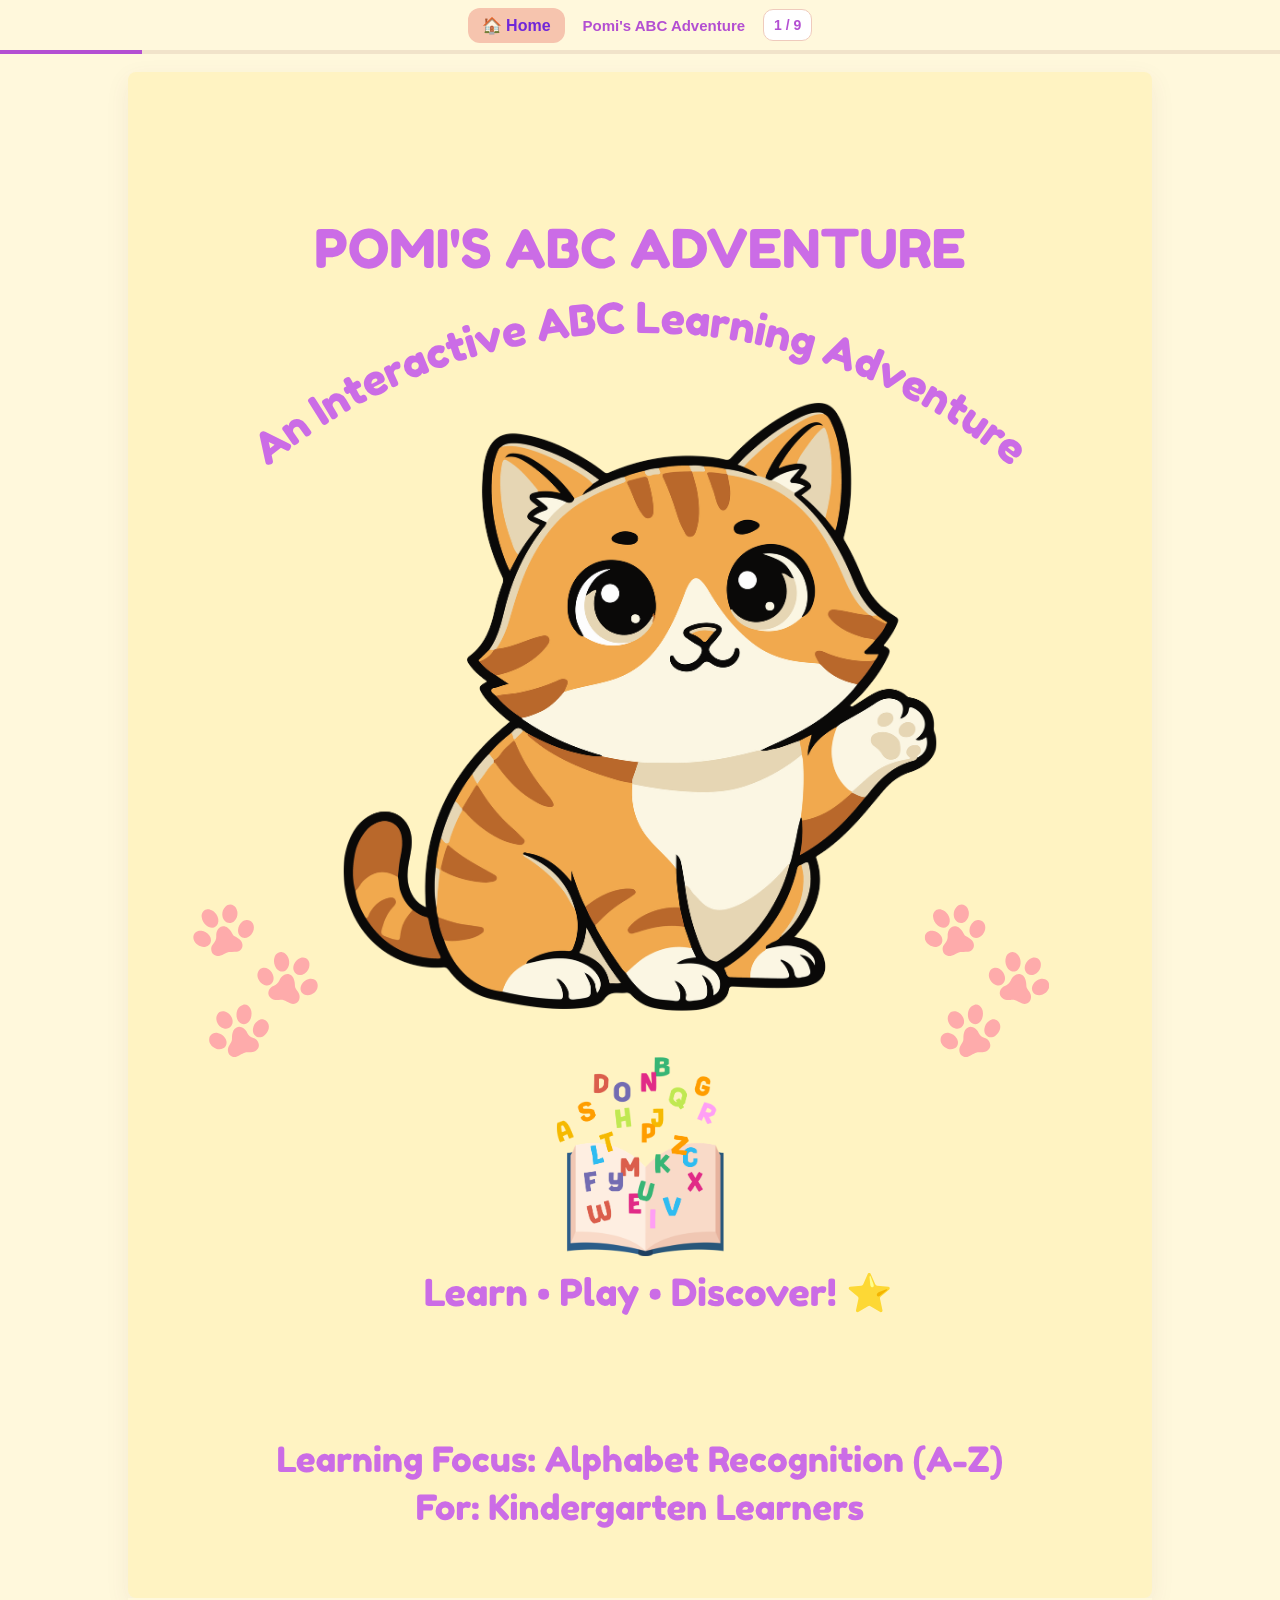
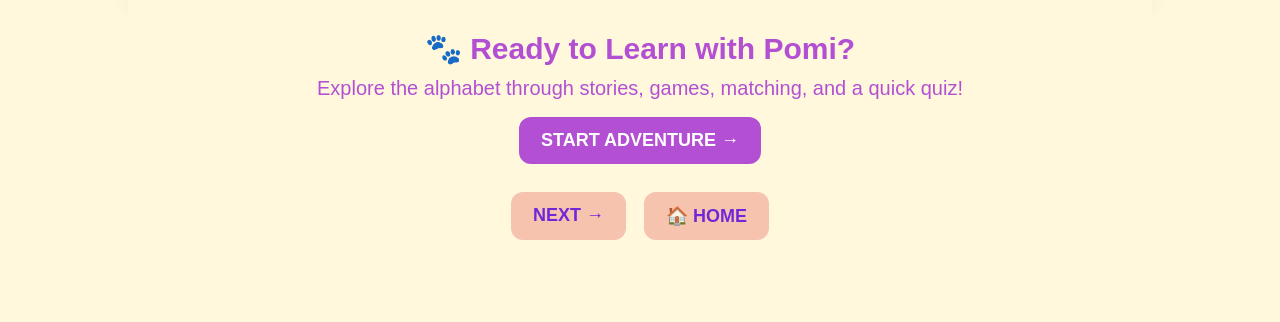
<file: index.html>
<!DOCTYPE html>
<html lang="en"><head><meta charset="UTF-8">
<meta name="viewport" content="width=device-width,initial-scale=1.0">
<title>Pomi's ABC Adventure</title><link rel="stylesheet" href="style.css"></head>
<body><main class="booklet"><img src="pomi-cover.png" alt="Pomi's ABC Adventure" class="page-image">
<section class="controls"><h2>🐾 Ready to Learn with Pomi?</h2>
<p>Explore the alphabet through stories, games, matching, and a quick quiz!</p>
<a class="navbtn" href="pomi-page-2.html">START ADVENTURE →</a><div class="footer-nav"><a class="navbtn" href="pomi-page-2.html">NEXT →</a><a class="navbtn" href="index.html">🏠 HOME</a></div></section></main>
<script></script><script src="app.js"></script></body></html>
</file>
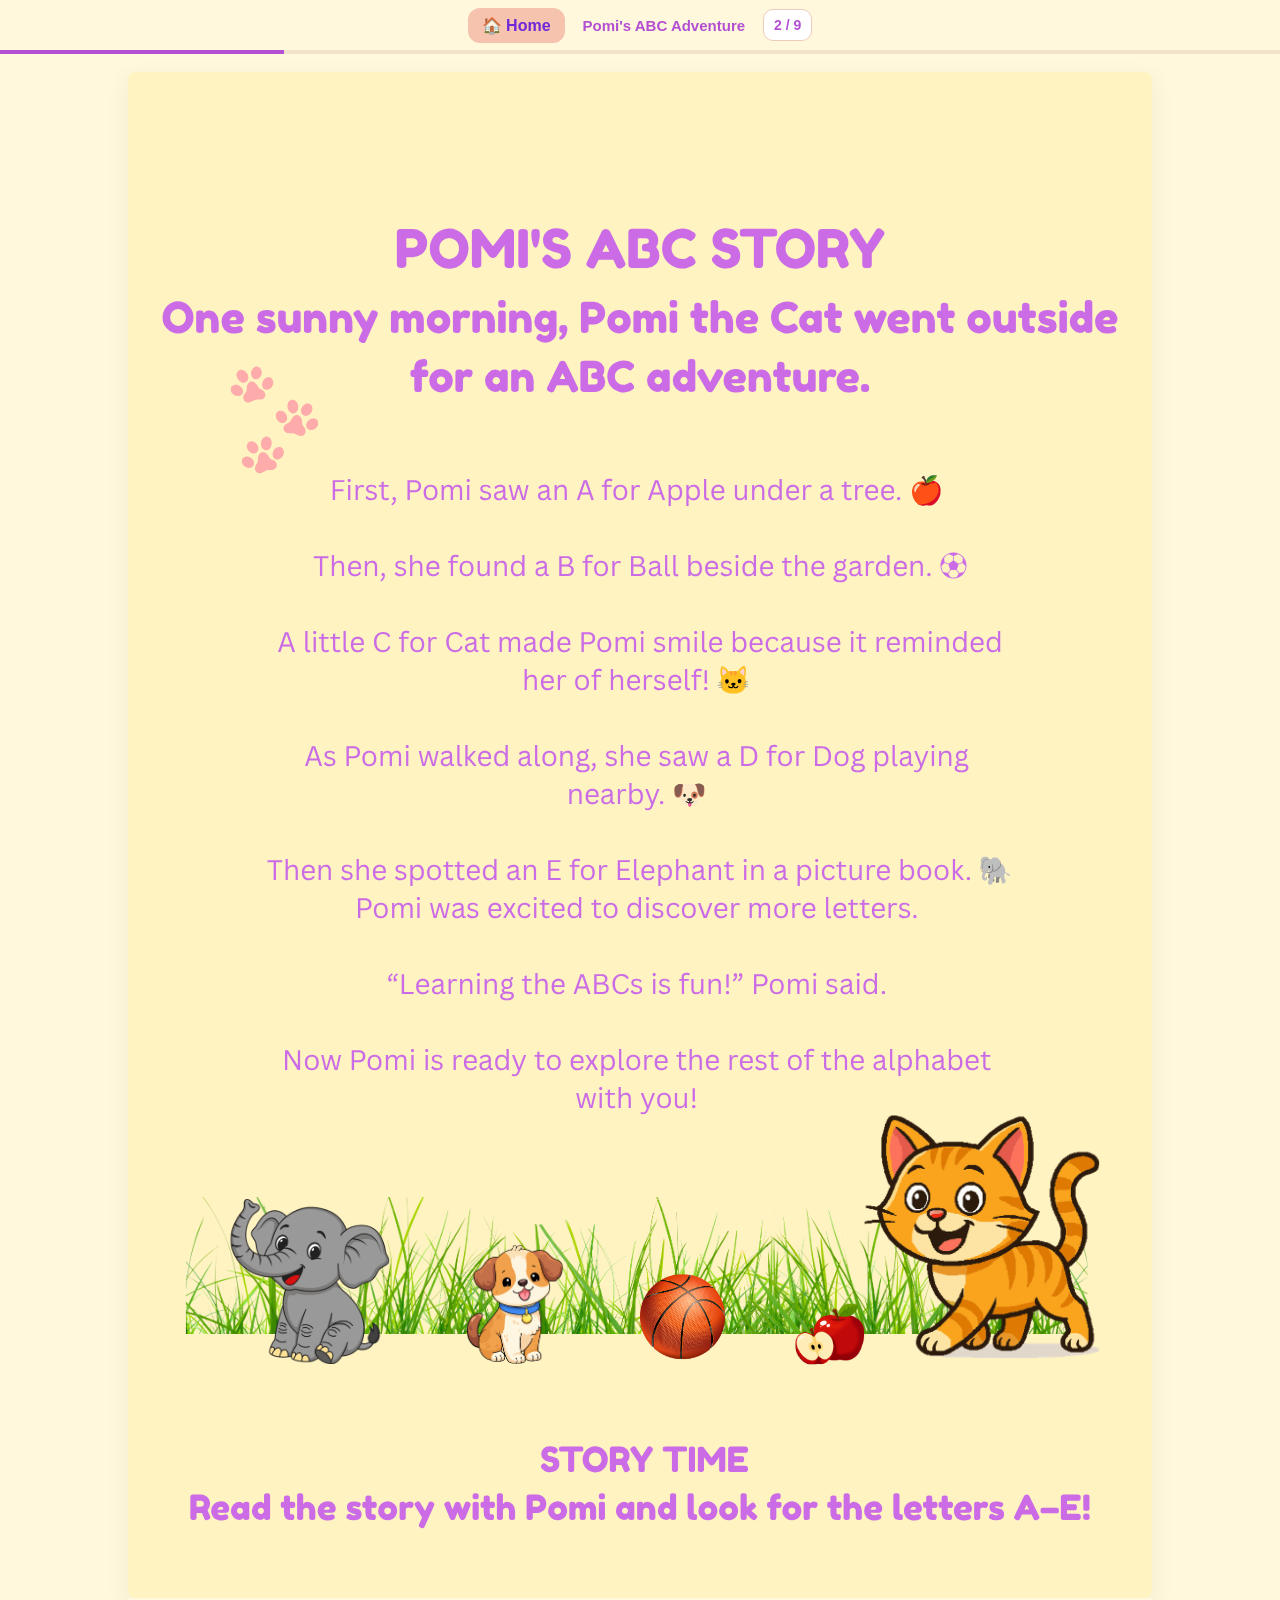
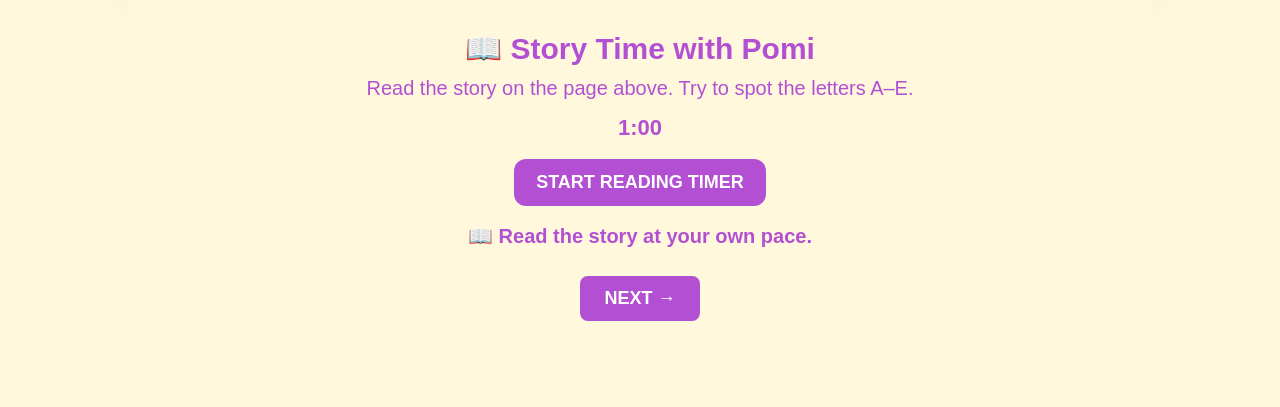
<file: pomi-page-2.html>
<!DOCTYPE html>
<html lang="en">
<head>
<meta charset="UTF-8">
<meta name="viewport" content="width=device-width, initial-scale=1.0">

<title>Story Time with Pomi</title>

<link rel="stylesheet" href="style.css">

<style>
/* =========================================
   PAGE 2 - NEXT BUTTON OVERRIDE
   ========================================= */

#page2NextButton {
  display: inline-block !important;
  visibility: visible !important;
  opacity: 1 !important;
  text-decoration: none !important;
  cursor: pointer !important;
  margin: 10px auto !important;
}

/* Keep the button easy to tap on phones */
#page2NextButton {
  padding: 12px 24px;
  border-radius: 8px;
  font-weight: bold;
}

/* Make the controls comfortable on smaller screens */
@media (max-width: 600px) {

  .controls {
    width: 92%;
    margin: 0 auto;
  }

  #page2NextButton {
    display: inline-block !important;
    padding: 13px 28px;
    font-size: 16px;
  }

}
</style>

</head>

<body>

<main class="booklet">

  <!-- ==============================
       STORY PAGE IMAGE
       ============================== -->

  <img 
    src="pomi-page-2.png"
    alt="Story Time with Pomi"
    class="page-image"
  >


  <!-- ==============================
       INTERACTIVE SECTION
       ============================== -->

  <section class="controls">

    <h2>📖 Story Time with Pomi</h2>

    <p>
      Read the story on the page above. Try to spot the letters A–E.
    </p>


    <!-- OPTIONAL 1-MINUTE TIMER -->

    <div 
      class="score" 
      id="readingTimer"
    >
      1:00
    </div>


    <button
      id="readingTimerButton"
      class="navbtn"
      type="button"
      onclick="startReadingTimer()"
    >
      START READING TIMER
    </button>


    <!-- MESSAGE -->

    <div
      class="message"
      id="readingMessage"
    >
      📖 Read the story at your own pace.
    </div>


    <!-- ==================================
         NEXT BUTTON
         ALWAYS AVAILABLE
         ================================== -->

    <a
      id="page2NextButton"
      class="navbtn"
      href="pomi-page-3.html"
      onclick="finishPage2()"
    >
      NEXT →
    </a>

  </section>

</main>


<script>

/* =========================================
   OPTIONAL READING TIMER
   ========================================= */

let timeLeft = 60;
let timerRunning = false;
let timerInterval = null;


function startReadingTimer() {

  if (timerRunning) {
    return;
  }

  timerRunning = true;

  const timer =
    document.getElementById("readingTimer");

  const button =
    document.getElementById("readingTimerButton");

  const message =
    document.getElementById("readingMessage");


  button.disabled = true;
  button.textContent = "READING...";

  message.textContent =
    "📖 Keep reading and look for the letters A–E!";


  timerInterval = setInterval(function() {

    timeLeft--;

    const minutes =
      Math.floor(timeLeft / 60);

    const seconds =
      timeLeft % 60;


    timer.textContent =
      minutes +
      ":" +
      String(seconds).padStart(2, "0");


    if (timeLeft <= 0) {

      clearInterval(timerInterval);

      timerRunning = false;

      timer.textContent = "0:00";

      button.disabled = false;

      button.textContent =
        "READING COMPLETE!";

      message.textContent =
        "🎉 Great job! You finished the reading timer!";

    }

  }, 1000);

}


/* =========================================
   PAGE 2 COMPLETION
   ========================================= */

function finishPage2() {

  /*
   * If your app.js has the completion system,
   * mark Page 2 as completed.
   */

  if (typeof markPomiDone === "function") {
    markPomiDone(2);
  }

}


/* =========================================
   EXTRA SAFETY
   Make sure NEXT stays visible even if
   another script tries to hide it.
   ========================================= */

window.addEventListener("load", function() {

  const nextButton =
    document.getElementById("page2NextButton");

  if (nextButton) {

    nextButton.style.setProperty(
      "display",
      "inline-block",
      "important"
    );

    nextButton.style.setProperty(
      "visibility",
      "visible",
      "important"
    );

    nextButton.style.setProperty(
      "opacity",
      "1",
      "important"
    );

  }

});

</script>


<script src="app.js"></script>


<script>

/*
 * Run again after app.js loads.
 * This prevents the old Page 2 logic from
 * hiding the new NEXT button.
 */

window.addEventListener("load", function() {

  const nextButton =
    document.getElementById("page2NextButton");

  if (nextButton) {

    nextButton.style.setProperty(
      "display",
      "inline-block",
      "important"
    );

    nextButton.style.setProperty(
      "visibility",
      "visible",
      "important"
    );

    nextButton.style.setProperty(
      "opacity",
      "1",
      "important"
    );

  }

});

</script>

</body>
</html>
</file>
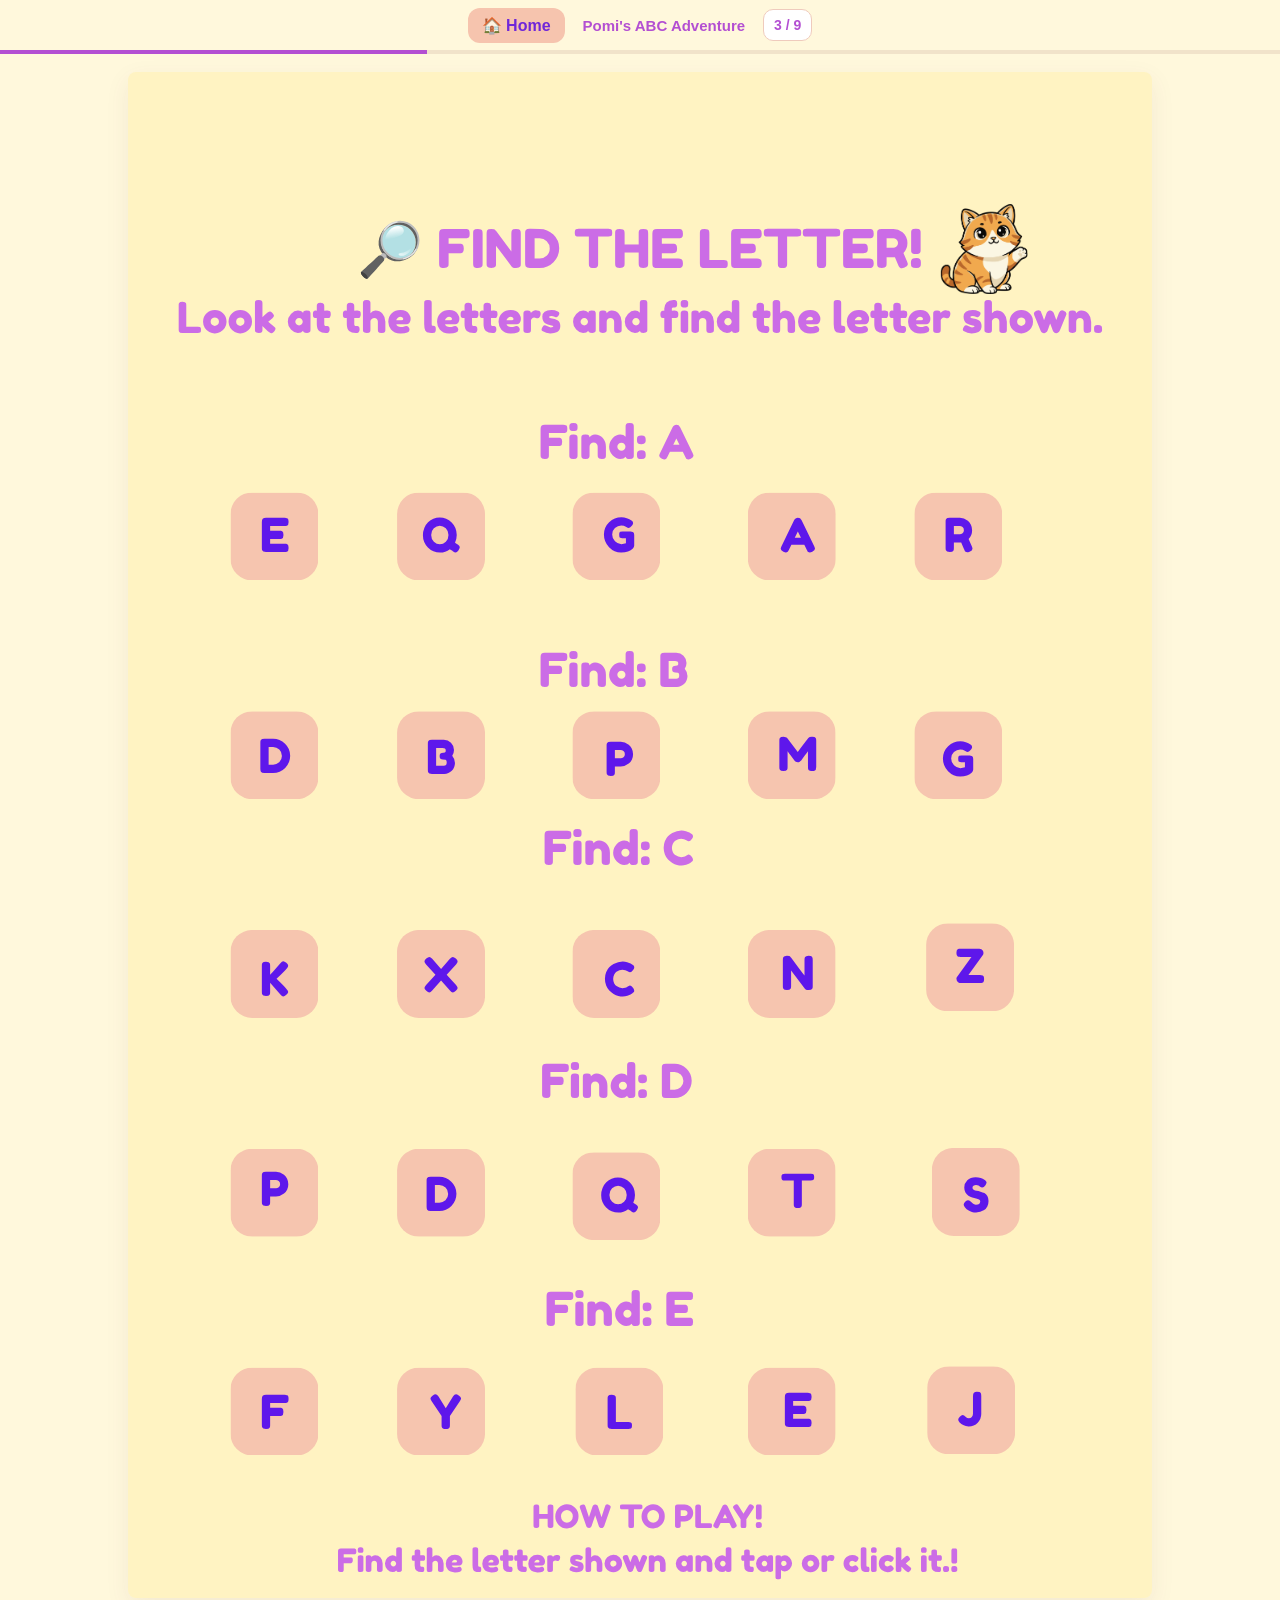
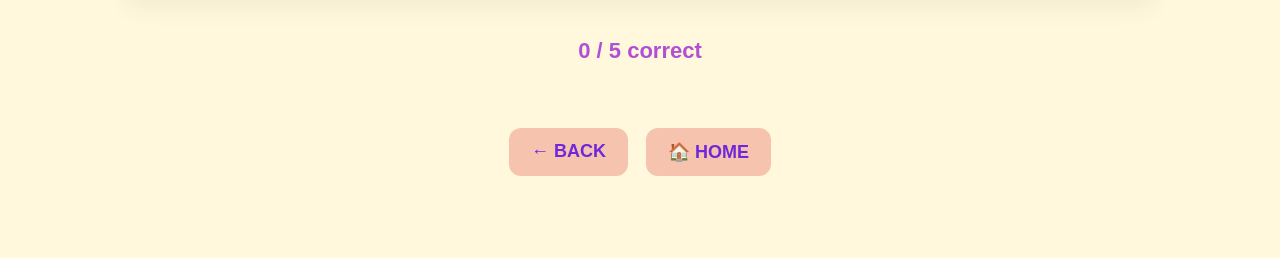
<file: pomi-page-3.html>
<!DOCTYPE html>
<html lang="en">
<head>
<meta charset="UTF-8">
<meta name="viewport" content="width=device-width, initial-scale=1.0">
<title>Find the Letter</title>
<link rel="stylesheet" href="style.css">

<style>
.interactive-page{
    position:relative;
    width:100%;
    line-height:0;
    touch-action:manipulation;
}

.interactive-page .page-image{
    width:100%;
    height:auto;
    display:block;
}

/* Invisible clickable areas */
.letter-hotspot{
    position:absolute;
    width:8.6%;
    aspect-ratio:1;
    padding:0;
    border:0;
    border-radius:18%;
    background:transparent;
    color:transparent;
    cursor:pointer;
    touch-action:manipulation;
    -webkit-tap-highlight-color:transparent;
}

.letter-hotspot:hover{
    box-shadow:0 0 0 4px rgba(174,79,230,.28);
}

.letter-hotspot.correct{
    box-shadow:0 0 0 6px rgba(55,190,90,.85);
    background:rgba(55,190,90,.16);
}

.letter-hotspot.wrong{
    box-shadow:0 0 0 5px rgba(240,70,70,.8);
    background:rgba(240,70,70,.12);
    animation:shake .22s linear 2;
}

.letter-hotspot:disabled{
    cursor:default;
}

@keyframes shake{
    0%,100%{
        transform:translateX(0);
    }
    25%{
        transform:translateX(-4px);
    }
    75%{
        transform:translateX(4px);
    }
}

/* Row positions */
.find-a{top:27.2%;}
.find-b{top:41.7%;}
.find-c{top:55.9%;}
.find-d{top:70.2%;}
.find-e{top:84.4%;}

/* Column positions */
.p1{left:10%;}
.p2{left:26.7%;}
.p3{left:43.5%;}
.p4{left:60.2%;}
.p5{left:77%;}
</style>
</head>

<body>

<main class="booklet">

<div class="interactive-page">

<img 
    src="pomi-page-3.png" 
    alt="Find the Letter" 
    class="page-image"
>

<!-- =========================
     FIND A: E Q G A R
     Correct answer: A
========================= -->

<button 
    class="letter-hotspot find-a p1"
    data-target="A"
    data-letter="E"
    aria-label="E"
    onclick="pick(this)">
</button>

<button 
    class="letter-hotspot find-a p2"
    data-target="A"
    data-letter="Q"
    aria-label="Q"
    onclick="pick(this)">
</button>

<button 
    class="letter-hotspot find-a p3"
    data-target="A"
    data-letter="G"
    aria-label="G"
    onclick="pick(this)">
</button>

<button 
    class="letter-hotspot find-a p4"
    data-target="A"
    data-letter="A"
    aria-label="A"
    onclick="pick(this)">
</button>

<button 
    class="letter-hotspot find-a p5"
    data-target="A"
    data-letter="R"
    aria-label="R"
    onclick="pick(this)">
</button>


<!-- =========================
     FIND B: D B P M G
     Correct answer: B
========================= -->

<button 
    class="letter-hotspot find-b p1"
    data-target="B"
    data-letter="D"
    aria-label="D"
    onclick="pick(this)">
</button>

<button 
    class="letter-hotspot find-b p2"
    data-target="B"
    data-letter="B"
    aria-label="B"
    onclick="pick(this)">
</button>

<button 
    class="letter-hotspot find-b p3"
    data-target="B"
    data-letter="P"
    aria-label="P"
    onclick="pick(this)">
</button>

<button 
    class="letter-hotspot find-b p4"
    data-target="B"
    data-letter="M"
    aria-label="M"
    onclick="pick(this)">
</button>

<button 
    class="letter-hotspot find-b p5"
    data-target="B"
    data-letter="G"
    aria-label="G"
    onclick="pick(this)">
</button>


<!-- =========================
     FIND C: K X C N Z
     Correct answer: C
========================= -->

<button 
    class="letter-hotspot find-c p1"
    data-target="C"
    data-letter="K"
    aria-label="K"
    onclick="pick(this)">
</button>

<button 
    class="letter-hotspot find-c p2"
    data-target="C"
    data-letter="X"
    aria-label="X"
    onclick="pick(this)">
</button>

<button 
    class="letter-hotspot find-c p3"
    data-target="C"
    data-letter="C"
    aria-label="C"
    onclick="pick(this)">
</button>

<button 
    class="letter-hotspot find-c p4"
    data-target="C"
    data-letter="N"
    aria-label="N"
    onclick="pick(this)">
</button>

<button 
    class="letter-hotspot find-c p5"
    data-target="C"
    data-letter="Z"
    aria-label="Z"
    onclick="pick(this)">
</button>


<!-- =========================
     FIND D: P D Q T S
     Correct answer: D
========================= -->

<button 
    class="letter-hotspot find-d p1"
    data-target="D"
    data-letter="P"
    aria-label="P"
    onclick="pick(this)">
</button>

<button 
    class="letter-hotspot find-d p2"
    data-target="D"
    data-letter="D"
    aria-label="D"
    onclick="pick(this)">
</button>

<button 
    class="letter-hotspot find-d p3"
    data-target="D"
    data-letter="Q"
    aria-label="Q"
    onclick="pick(this)">
</button>

<button 
    class="letter-hotspot find-d p4"
    data-target="D"
    data-letter="T"
    aria-label="T"
    onclick="pick(this)">
</button>

<button 
    class="letter-hotspot find-d p5"
    data-target="D"
    data-letter="S"
    aria-label="S"
    onclick="pick(this)">
</button>


<!-- =========================
     FIND E: F Y L E J
     Correct answer: E
========================= -->

<button 
    class="letter-hotspot find-e p1"
    data-target="E"
    data-letter="F"
    aria-label="F"
    onclick="pick(this)">
</button>

<button 
    class="letter-hotspot find-e p2"
    data-target="E"
    data-letter="Y"
    aria-label="Y"
    onclick="pick(this)">
</button>

<button 
    class="letter-hotspot find-e p3"
    data-target="E"
    data-letter="L"
    aria-label="L"
    onclick="pick(this)">
</button>

<button 
    class="letter-hotspot find-e p4"
    data-target="E"
    data-letter="E"
    aria-label="E"
    onclick="pick(this)">
</button>

<button 
    class="letter-hotspot find-e p5"
    data-target="E"
    data-letter="J"
    aria-label="J"
    onclick="pick(this)">
</button>

</div>


<!-- =========================
     SCORE AND CONTROLS
========================= -->

<section class="controls">

<div class="score" id="score">
    0 / 5 correct
</div>

<div class="message" id="message"></div>


<!-- ONE NEXT BUTTON ONLY -->
<a 
    id="next" 
    class="navbtn next" 
    href="pomi-page-4.html"
    style="display:none;">
    NEXT →
</a>


<!-- BACK AND HOME ONLY -->
<div class="footer-nav">

<a 
    class="navbtn" 
    href="pomi-page-2.html">
    ← BACK
</a>

<a 
    class="navbtn" 
    href="index.html">
    🏠 HOME
</a>

</div>

</section>

</main>


<!-- =========================
     GAME JAVASCRIPT
========================= -->

<script>

let found = 0;

function pick(button){

    /* Prevent clicking an already-correct answer */
    if(button.disabled){
        return;
    }

    /* Check the selected letter */
    if(button.dataset.letter === button.dataset.target){

        /* Correct answer */
        button.classList.add('correct');
        button.disabled = true;

        found++;

        /* Update score */
        document.getElementById('score').textContent =
            found + ' / 5 correct';

        /* Show success message */
        document.getElementById('message').textContent =
            '🎉 Correct! Great job!';

        /* When all five are completed */
        if(found === 5){

            markPomiDone(3);

            document.getElementById('message').textContent =
                '🎉 Excellent! You found all five letters!';

            /* Show the ONE NEXT button */
            document.getElementById('next').style.display =
                'inline-block';
        }

    }else{

        /* Wrong answer */
        button.classList.add('wrong');

        document.getElementById('message').textContent =
            '😊 Try again! Find the matching letter.';

        setTimeout(function(){
            button.classList.remove('wrong');
        },450);
    }
}

</script>

<script src="app.js"></script>

</body>
</html>
</file>
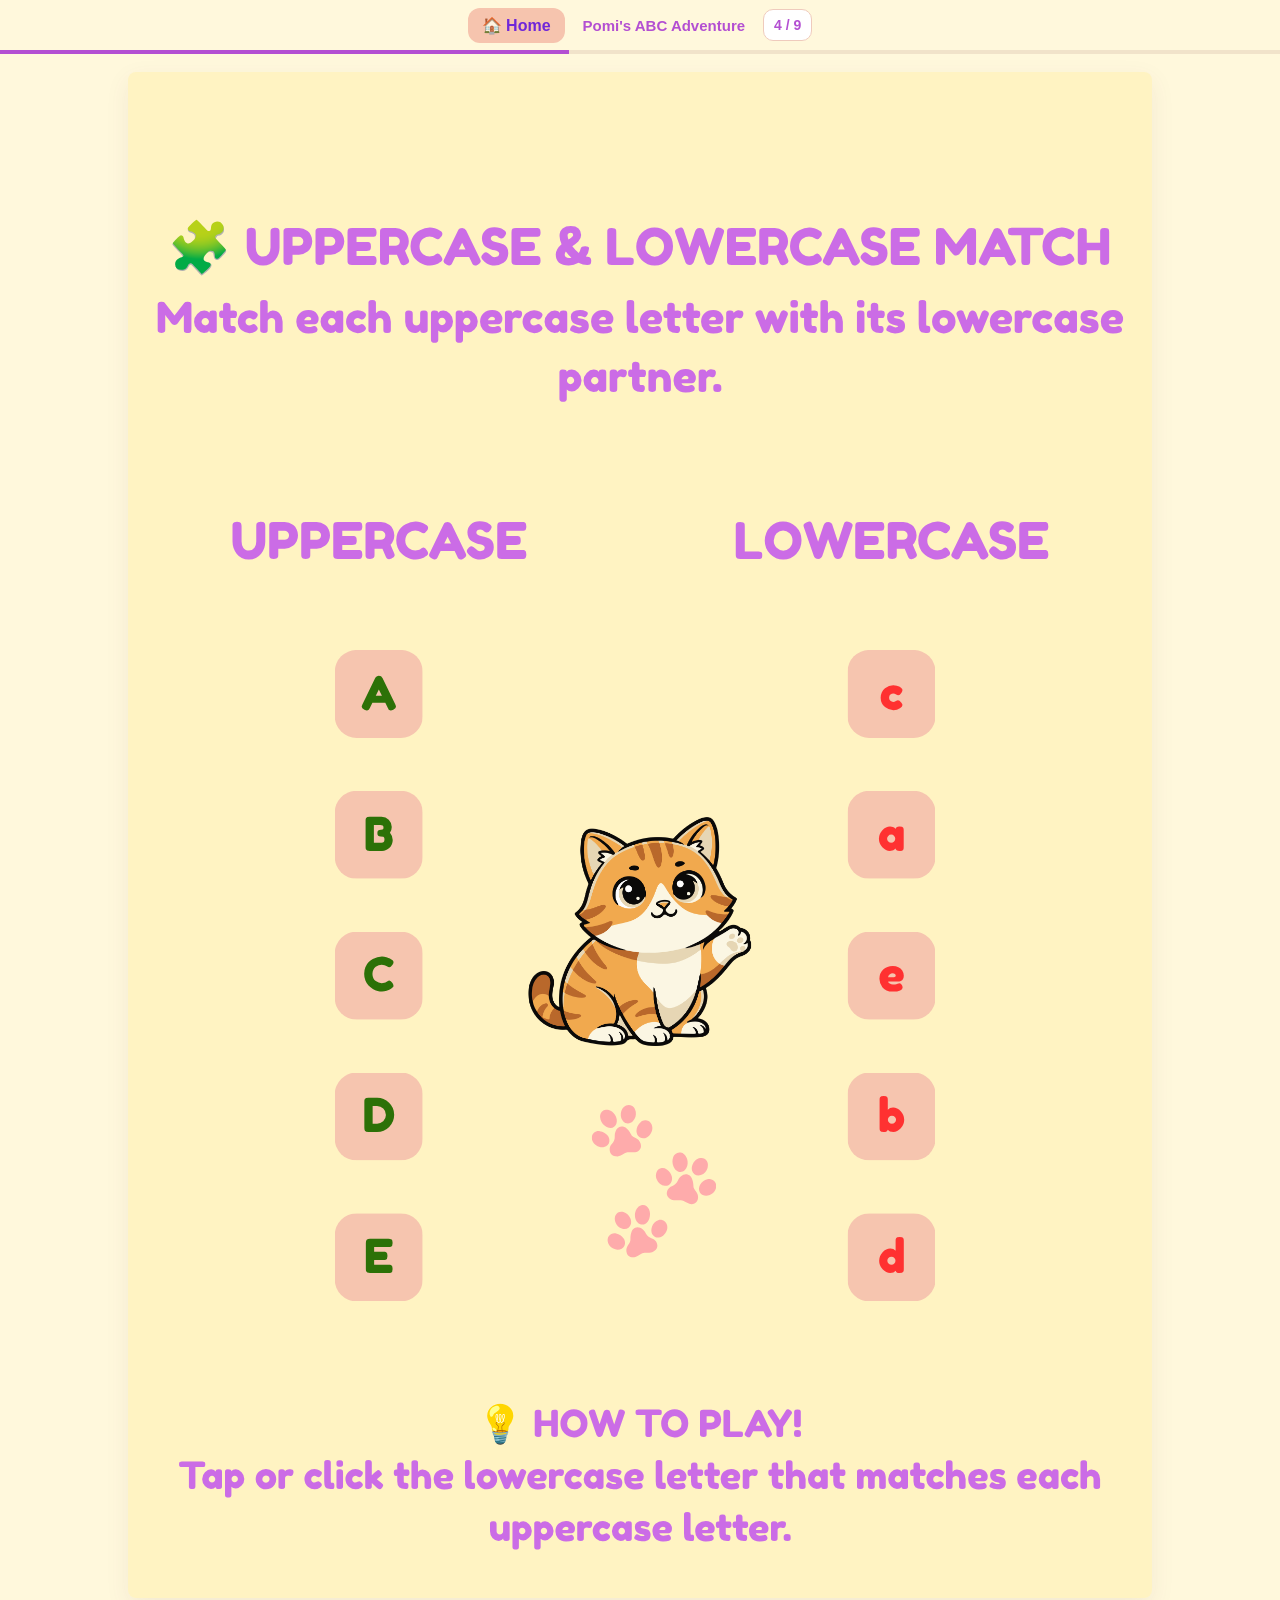
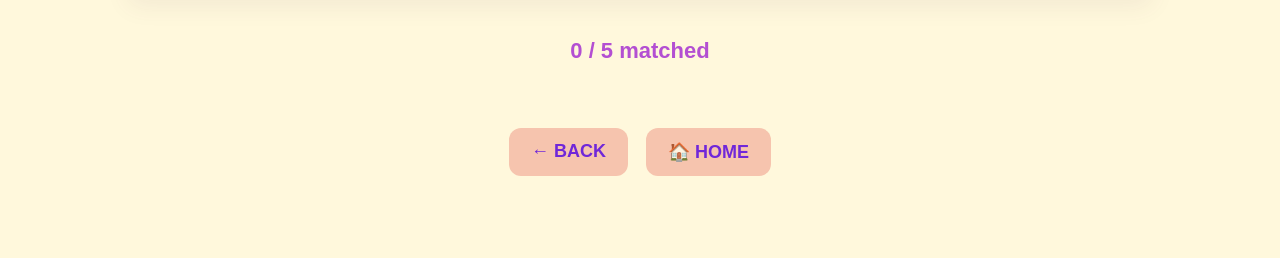
<file: pomi-page-4.html>
<!DOCTYPE html>
<html lang="en">
<head>
<meta charset="UTF-8">
<meta name="viewport" content="width=device-width, initial-scale=1.0">
<title>Uppercase and Lowercase Match</title>
<link rel="stylesheet" href="style.css">

<style>
.interactive-page{
  position:relative;
  width:100%;
  line-height:0;
  touch-action:manipulation;
}

.interactive-page .page-image{
  width:100%;
  height:auto;
  display:block;
}

/* Clickable letter areas */
.match-hotspot{
  position:absolute;
  width:8.6%;
  aspect-ratio:1;
  padding:0;
  border:0;
  border-radius:18%;
  background:transparent;
  color:transparent;
  cursor:pointer;
  touch-action:manipulation;
  -webkit-tap-highlight-color:transparent;
}

/* Optional hover effect */
.match-hotspot:hover{
  box-shadow:0 0 0 4px rgba(174,79,230,.28);
}

/* Selected uppercase letter */
.match-hotspot.selected{
  box-shadow:0 0 0 5px rgba(174,79,230,.75);
  background:rgba(174,79,230,.12);
}

/* Correct match */
.match-hotspot.correct{
  box-shadow:0 0 0 6px rgba(55,190,90,.85);
  background:rgba(55,190,90,.16);
}

/* Wrong answer */
.match-hotspot.wrong{
  box-shadow:0 0 0 5px rgba(240,70,70,.8);
  background:rgba(240,70,70,.12);
  animation:shake .22s linear 2;
}

.match-hotspot:disabled{
  cursor:default;
}

@keyframes shake{
  0%,100%{transform:translateX(0)}
  25%{transform:translateX(-4px)}
  75%{transform:translateX(4px)}
}

/* Uppercase positions */
.upper-a{top:37.7%;left:20.4%}
.upper-b{top:47.0%;left:20.4%}
.upper-c{top:56.0%;left:20.4%}
.upper-d{top:65.2%;left:20.4%}
.upper-e{top:74.3%;left:20.4%}

/* Lowercase positions */
.lower-c{top:37.7%;left:70.5%}
.lower-a{top:47.0%;left:70.5%}
.lower-e{top:56.0%;left:70.5%}
.lower-b{top:65.2%;left:70.5%}
.lower-d{top:74.3%;left:70.5%}
</style>
</head>

<body>

<main class="booklet">

<div class="interactive-page">

<img
  src="pomi-page-4.png"
  alt="Uppercase and Lowercase Match"
  class="page-image"
>

<!-- =========================
     UPPERCASE LETTERS
========================= -->

<button
  class="match-hotspot upper-a"
  data-letter="A"
  aria-label="Uppercase A"
  onclick="chooseUpper(this)">
</button>

<button
  class="match-hotspot upper-b"
  data-letter="B"
  aria-label="Uppercase B"
  onclick="chooseUpper(this)">
</button>

<button
  class="match-hotspot upper-c"
  data-letter="C"
  aria-label="Uppercase C"
  onclick="chooseUpper(this)">
</button>

<button
  class="match-hotspot upper-d"
  data-letter="D"
  aria-label="Uppercase D"
  onclick="chooseUpper(this)">
</button>

<button
  class="match-hotspot upper-e"
  data-letter="E"
  aria-label="Uppercase E"
  onclick="chooseUpper(this)">
</button>


<!-- =========================
     LOWERCASE LETTERS
========================= -->

<button
  class="match-hotspot lower-c"
  data-letter="c"
  aria-label="Lowercase c"
  onclick="chooseLower(this)">
</button>

<button
  class="match-hotspot lower-a"
  data-letter="a"
  aria-label="Lowercase a"
  onclick="chooseLower(this)">
</button>

<button
  class="match-hotspot lower-e"
  data-letter="e"
  aria-label="Lowercase e"
  onclick="chooseLower(this)">
</button>

<button
  class="match-hotspot lower-b"
  data-letter="b"
  aria-label="Lowercase b"
  onclick="chooseLower(this)">
</button>

<button
  class="match-hotspot lower-d"
  data-letter="d"
  aria-label="Lowercase d"
  onclick="chooseLower(this)">
</button>

</div>


<!-- =========================
     SCORE AND CONTROLS
========================= -->

<section class="controls">

<div class="score" id="score">
0 / 5 matched
</div>

<div class="message" id="message"></div>


<!--
     ONE NEXT BUTTON ONLY
     It appears after all five matches
-->

<a
  id="next"
  class="navbtn next"
  href="pomi-page-5.html"
>
NEXT →
</a>


<!-- =========================
     BOTTOM NAVIGATION
========================= -->

<div class="footer-nav">

<a
  class="navbtn"
  href="pomi-page-3.html"
>
← BACK
</a>

<a
  class="navbtn"
  href="index.html"
>
🏠 HOME
</a>

</div>

</section>

</main>


<!-- =========================
     GAME JAVASCRIPT
========================= -->

<script>

let selected = null;
let matched = 0;


/* =========================
   SELECT UPPERCASE LETTER
========================= */

function chooseUpper(button){

  if(button.classList.contains('correct')){
    return;
  }

  /* Remove previous selection */
  document
    .querySelectorAll('.match-hotspot')
    .forEach(function(item){
      item.classList.remove('selected');
    });

  selected = button;

  button.classList.add('selected');

  document.getElementById('message').textContent =
    'Now find its lowercase partner. 😊';
}


/* =========================
   SELECT LOWERCASE LETTER
========================= */

function chooseLower(button){

  /* If no uppercase letter was selected */
  if(!selected){

    document.getElementById('message').textContent =
      '👆 First tap an uppercase letter.';

    return;
  }

  /* Don't allow already matched letters */
  if(button.classList.contains('correct')){
    return;
  }


  const upperLetter = selected.dataset.letter;
  const lowerLetter = button.dataset.letter;


  /* =========================
     CORRECT MATCH
  ========================= */

  if(lowerLetter === upperLetter.toLowerCase()){

    selected.classList.remove('selected');
    selected.classList.add('correct');

    button.classList.add('correct');

    selected.disabled = true;
    button.disabled = true;

    matched++;


    /* Update score */

    document.getElementById('score').textContent =
      matched + ' / 5 matched';


    document.getElementById('message').textContent =
      '🎉 Great job! That is a match!';


    selected = null;


    /* =========================
       ALL FIVE MATCHES COMPLETE
    ========================= */

    if(matched === 5){

      markPomiDone(4);

      document.getElementById('message').textContent =
        '🎉 Perfect! You matched all five letters!';


      /*
         Show the ONE NEXT button
         after completing the activity.
      */

      document.getElementById('next').style.display =
        'inline-block';
    }

  }


  /* =========================
     WRONG MATCH
  ========================= */

  else{

    button.classList.add('wrong');

    document.getElementById('message').textContent =
      '😊 Not a match. Try again!';

    setTimeout(function(){

      button.classList.remove('wrong');

    },450);
  }
}

</script>


<script src="app.js"></script>

</body>
</html>
</file>
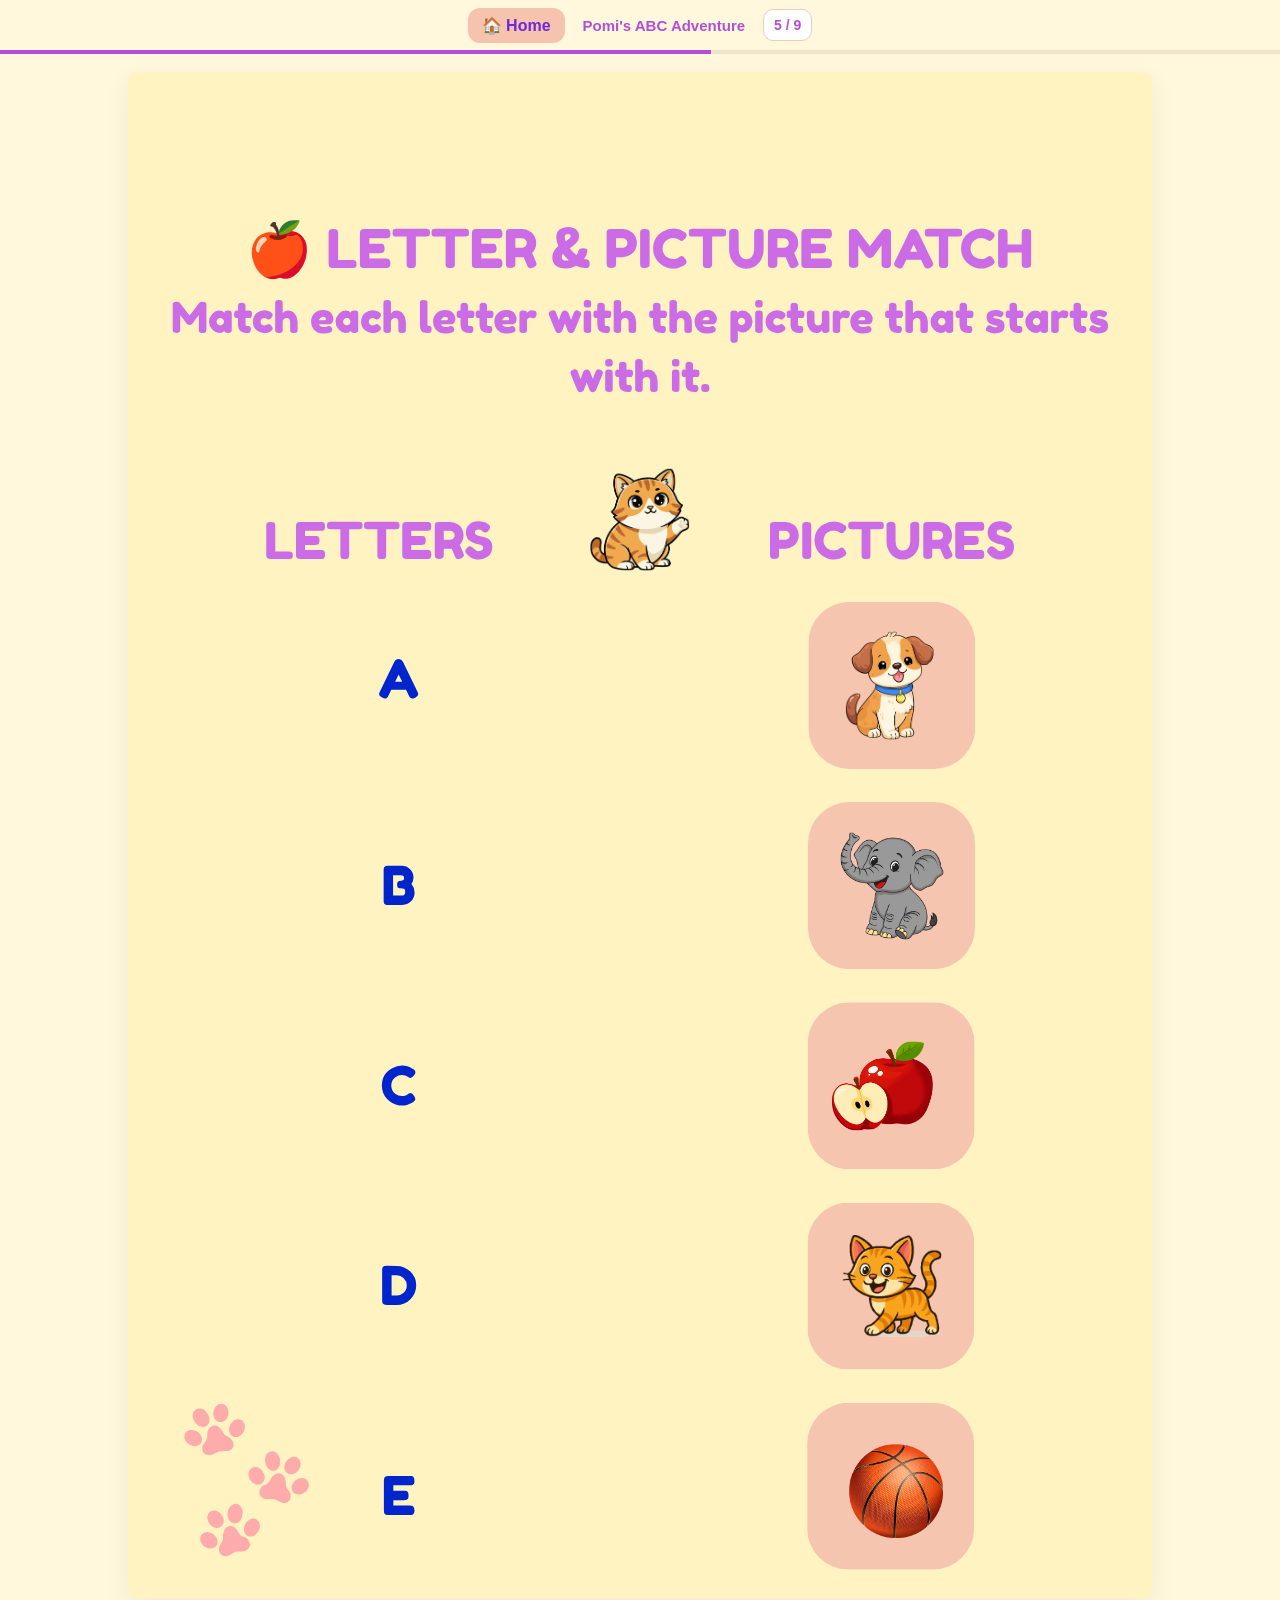
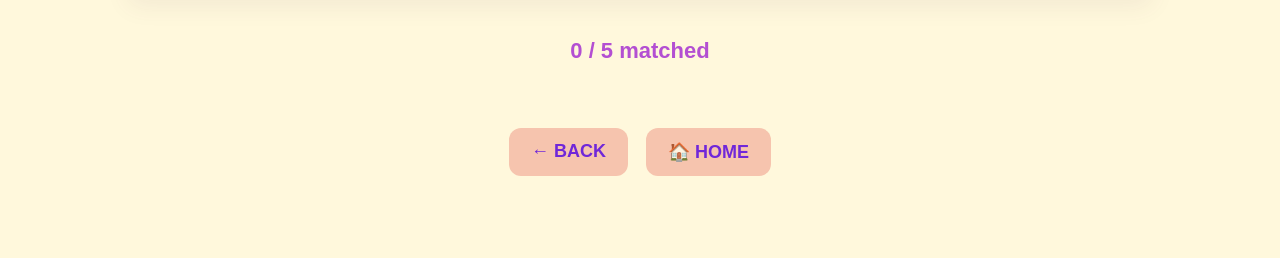
<file: pomi-page-5.html>
<!DOCTYPE html>
<html lang="en">
<head>
<meta charset="UTF-8">
<meta name="viewport" content="width=device-width, initial-scale=1.0">
<title>Letter and Picture Match</title>
<link rel="stylesheet" href="style.css">

<style>
.interactive-page{
  position:relative;
  width:100%;
  line-height:0;
  touch-action:manipulation;
}

.interactive-page .page-image{
  width:100%;
  height:auto;
  display:block;
}

/* Invisible clickable areas */
.match-hotspot{
  position:absolute;
  width:10%;
  aspect-ratio:1;
  padding:0;
  border:0;
  border-radius:18%;
  background:transparent;
  color:transparent;
  cursor:pointer;
  touch-action:manipulation;
  -webkit-tap-highlight-color:transparent;
}

/* Hover */
.match-hotspot:hover{
  box-shadow:0 0 0 4px rgba(174,79,230,.28);
}

/* Selected letter */
.match-hotspot.selected{
  box-shadow:0 0 0 5px rgba(174,79,230,.75);
  background:rgba(174,79,230,.12);
}

/* Correct */
.match-hotspot.correct{
  box-shadow:0 0 0 6px rgba(55,190,90,.85);
  background:rgba(55,190,90,.16);
}

/* Wrong */
.match-hotspot.wrong{
  box-shadow:0 0 0 5px rgba(240,70,70,.8);
  background:rgba(240,70,70,.12);
  animation:shake .22s linear 2;
}

.match-hotspot:disabled{
  cursor:default;
}

@keyframes shake{
  0%,100%{transform:translateX(0)}
  25%{transform:translateX(-4px)}
  75%{transform:translateX(4px)}
}


/* =========================
   LETTER POSITIONS
   ========================= */

.letter-a{top:37.3%;left:21.8%}
.letter-b{top:50.6%;left:21.8%}
.letter-c{top:63.6%;left:21.8%}
.letter-d{top:76.7%;left:21.8%}
.letter-e{top:89.8%;left:21.8%}


/* =========================
   PICTURE POSITIONS
   ========================= */

.picture-dog{
  top:34.6%;
  left:66.3%;
}

.picture-elephant{
  top:47.8%;
  left:66.3%;
}

.picture-apple{
  top:61.0%;
  left:66.3%;
}

.picture-cat{
  top:74.1%;
  left:66.3%;
}

.picture-ball{
  top:87.2%;
  left:66.3%;
}

</style>
</head>


<body>

<main class="booklet">

<div class="interactive-page">

<img
  src="pomi-page-5.png"
  alt="Letter and Picture Match"
  class="page-image"
>


<!-- =========================
     LETTERS
========================= -->

<button
  class="match-hotspot letter-a"
  data-letter="A"
  aria-label="Letter A"
  onclick="chooseLetter(this)">
</button>

<button
  class="match-hotspot letter-b"
  data-letter="B"
  aria-label="Letter B"
  onclick="chooseLetter(this)">
</button>

<button
  class="match-hotspot letter-c"
  data-letter="C"
  aria-label="Letter C"
  onclick="chooseLetter(this)">
</button>

<button
  class="match-hotspot letter-d"
  data-letter="D"
  aria-label="Letter D"
  onclick="chooseLetter(this)">
</button>

<button
  class="match-hotspot letter-e"
  data-letter="E"
  aria-label="Letter E"
  onclick="chooseLetter(this)">
</button>


<!-- =========================
     PICTURES
========================= -->

<!-- Dog = D -->
<button
  class="match-hotspot picture-dog"
  data-picture="D"
  aria-label="Dog"
  onclick="choosePicture(this)">
</button>

<!-- Elephant = E -->
<button
  class="match-hotspot picture-elephant"
  data-picture="E"
  aria-label="Elephant"
  onclick="choosePicture(this)">
</button>

<!-- Apple = A -->
<button
  class="match-hotspot picture-apple"
  data-picture="A"
  aria-label="Apple"
  onclick="choosePicture(this)">
</button>

<!-- Cat = C -->
<button
  class="match-hotspot picture-cat"
  data-picture="C"
  aria-label="Cat"
  onclick="choosePicture(this)">
</button>

<!-- Ball = B -->
<button
  class="match-hotspot picture-ball"
  data-picture="B"
  aria-label="Ball"
  onclick="choosePicture(this)">
</button>

</div>


<!-- =========================
     SCORE AND CONTROLS
========================= -->

<section class="controls">

<div class="score" id="score">
0 / 5 matched
</div>

<div class="message" id="message"></div>


<!--
     ONE NEXT BUTTON ONLY
     This appears after all 5
     matches are completed.
-->

<a
  id="next"
  class="navbtn next"
  href="pomi-page-6.html"
>
NEXT →
</a>


<!-- =========================
     BOTTOM NAVIGATION
========================= -->

<div class="footer-nav">

<a
  class="navbtn"
  href="pomi-page-4.html"
>
← BACK
</a>

<a
  class="navbtn"
  href="index.html"
>
🏠 HOME
</a>

</div>

</section>

</main>


<!-- =========================
     GAME JAVASCRIPT
========================= -->

<script>

let selectedLetter = null;
let matched = 0;


/* =========================
   SELECT LETTER
========================= */

function chooseLetter(button){

  if(button.classList.contains('correct')){
    return;
  }

  /* Remove previous selection */
  document
    .querySelectorAll('.match-hotspot')
    .forEach(function(item){
      item.classList.remove('selected');
    });

  selectedLetter = button;

  button.classList.add('selected');

  document.getElementById('message').textContent =
    '🐾 Now choose the picture that starts with ' +
    button.dataset.letter + '!';
}


/* =========================
   SELECT PICTURE
========================= */

function choosePicture(button){

  /* No letter selected */
  if(!selectedLetter){

    document.getElementById('message').textContent =
      '👆 First choose a letter.';

    return;
  }


  /* Already matched */
  if(button.classList.contains('correct')){
    return;
  }


  const letter =
    selectedLetter.dataset.letter;

  const picture =
    button.dataset.picture;


  /* =========================
     CORRECT ANSWER
  ========================= */

  if(letter === picture){

    selectedLetter.classList.remove('selected');

    selectedLetter.classList.add('correct');

    button.classList.add('correct');

    selectedLetter.disabled = true;
    button.disabled = true;

    matched++;

    document.getElementById('score').textContent =
      matched + ' / 5 matched';

    document.getElementById('message').textContent =
      '🎉 Great job! That is a match!';

    selectedLetter = null;


    /* =========================
       ALL 5 COMPLETED
    ========================= */

    if(matched === 5){

      markPomiDone(5);

      document.getElementById('message').textContent =
        '🎉 Amazing! You matched all five letters and pictures!';

      /* Show the ONE NEXT button */
      document.getElementById('next').style.display =
        'inline-block';
    }

  }


  /* =========================
     WRONG ANSWER
  ========================= */

  else{

    button.classList.add('wrong');

    document.getElementById('message').textContent =
      '😊 Try again! Think about the first sound of the word.';

    setTimeout(function(){

      button.classList.remove('wrong');

    },450);
  }

}

</script>

<script src="app.js"></script>

</body>
</html>
</file>
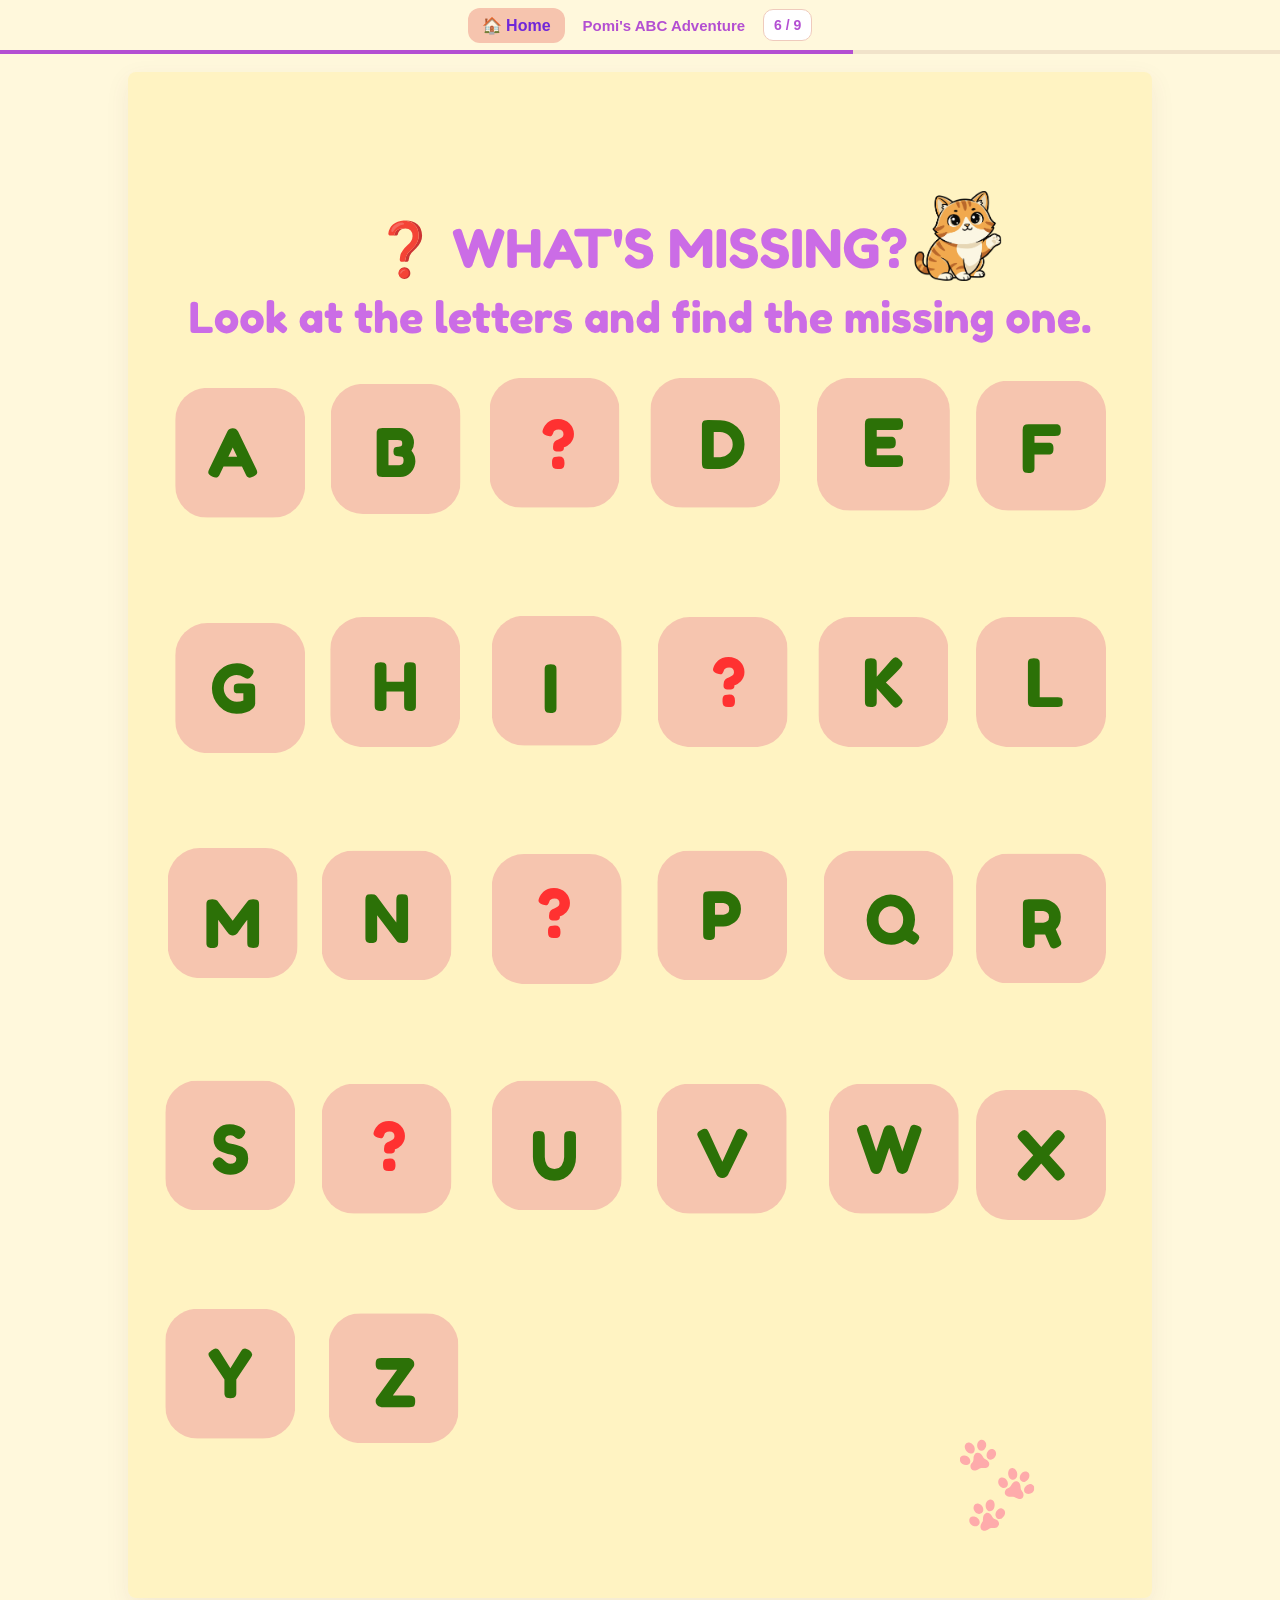
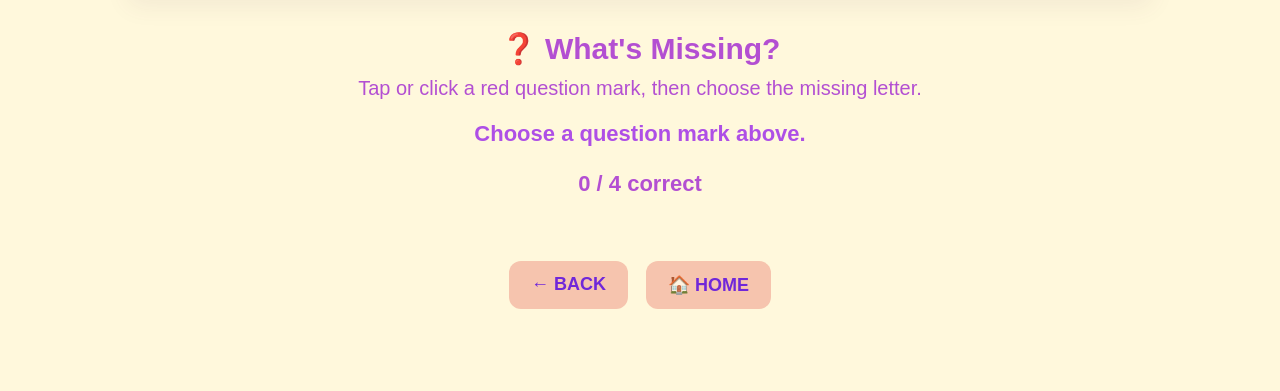
<file: pomi-page-6.html>
<!DOCTYPE html>
<html lang="en">
<head>
<meta charset="UTF-8">
<meta name="viewport" content="width=device-width, initial-scale=1.0">

<title>What's Missing?</title>

<link rel="stylesheet" href="style.css">

<style>

/* =====================================================
   PAGE 6 INTERACTIVE IMAGE
   ===================================================== */

.missing-page {
  position: relative;
  width: 100%;
  line-height: 0;
  touch-action: manipulation;
}

.missing-page .page-image {
  width: 100%;
  height: auto;
  display: block;
}


/* =====================================================
   QUESTION-MARK HOTSPOTS
   ===================================================== */

.missing-hotspot {
  position: absolute;

  width: 12.8%;
  aspect-ratio: 1 / 1;

  padding: 0;
  border: 0;
  border-radius: 18%;

  background: transparent;
  color: transparent;

  cursor: pointer;

  touch-action: manipulation;
  -webkit-tap-highlight-color: transparent;

  transition: transform 0.15s ease,
              box-shadow 0.15s ease;
}


/* Hover effect on computer */

.missing-hotspot:hover {
  box-shadow:
    0 0 0 5px rgba(174,79,230,0.30);
}


/* Press effect */

.missing-hotspot:active {
  transform: scale(0.94);
}


/* Correct answer */

.missing-hotspot.correct {
  background: rgba(55,190,90,0.18);

  box-shadow:
    0 0 0 6px rgba(55,190,90,0.85);

  color: #198b35;

  font-size: 55%;
  font-weight: bold;

  display: flex;
  align-items: center;
  justify-content: center;
}


/* Wrong answer */

.missing-hotspot.wrong {
  box-shadow:
    0 0 0 5px rgba(240,70,70,0.80);

  background: rgba(240,70,70,0.12);

  animation: shake 0.22s linear 2;
}


/* =====================================================
   POSITIONS OF THE FOUR QUESTION MARKS
   ===================================================== */

.missing-q1 {
  left: 35.2%;
  top: 19.8%;
}

.missing-q2 {
  left: 51.8%;
  top: 35.4%;
}

.missing-q3 {
  left: 35.2%;
  top: 50.9%;
}

.missing-q4 {
  left: 18.8%;
  top: 66.0%;
}


/* =====================================================
   CORRECT LETTER DISPLAY
   ===================================================== */

.answer-letter {
  position: absolute;

  width: 12.8%;
  aspect-ratio: 1 / 1;

  display: none;

  align-items: center;
  justify-content: center;

  border-radius: 18%;

  background: rgba(55,190,90,0.18);

  box-shadow:
    0 0 0 6px rgba(55,190,90,0.85);

  color: #198b35;

  font-size: 4.8vw;
  font-weight: bold;

  pointer-events: none;
}

.answer-letter.show {
  display: flex;
}


/* =====================================================
   ANSWER AREA
   ===================================================== */

#answer-area {
  text-align: center;

  margin: 18px auto;

  max-width: 700px;

  line-height: normal;
}


#question-prompt {
  min-height: 32px;

  margin-bottom: 12px;

  font-size: 22px;
  font-weight: bold;

  color: #ae4fe6;
}


/* Choice buttons */

.answer-choice {
  min-width: 70px;
  min-height: 55px;

  margin: 5px;

  padding: 10px 20px;

  border: none;
  border-radius: 16px;

  background: #f7c4ae;

  color: #5b20d9;

  font-size: 26px;
  font-weight: bold;

  cursor: pointer;

  touch-action: manipulation;

  transition:
    transform 0.15s ease,
    box-shadow 0.15s ease;
}


.answer-choice:hover {
  transform: scale(1.05);

  box-shadow:
    0 0 0 4px rgba(174,79,230,0.22);
}


.answer-choice:active {
  transform: scale(0.95);
}


/* =====================================================
   ANIMATIONS
   ===================================================== */

@keyframes shake {

  0%,100% {
    transform: translateX(0);
  }

  25% {
    transform: translateX(-5px);
  }

  75% {
    transform: translateX(5px);
  }

}


/* =====================================================
   MOBILE
   ===================================================== */

@media (max-width: 600px) {

  #question-prompt {
    font-size: 18px;
  }

  .answer-choice {
    min-width: 58px;
    min-height: 48px;

    font-size: 22px;

    padding: 8px 14px;
  }

}

</style>
</head>


<body>

<main class="booklet">


  <!-- =================================================
       ORIGINAL PAGE IMAGE
       ================================================= -->

  <div class="missing-page">

    <img
      src="pomi-page-6.png"
      alt="What's Missing?"
      class="page-image"
    >


    <!-- ===============================================
         QUESTION 1
         A B ? D E F
         Answer = C
         =============================================== -->

    <button
      class="missing-hotspot missing-q1"
      data-question="1"
      aria-label="Missing letter in A B question mark D E F"
      onclick="openQuestion(1)"
    ></button>


    <!-- ===============================================
         QUESTION 2
         G H I ? K L
         Answer = J
         =============================================== -->

    <button
      class="missing-hotspot missing-q2"
      data-question="2"
      aria-label="Missing letter in G H I question mark K L"
      onclick="openQuestion(2)"
    ></button>


    <!-- ===============================================
         QUESTION 3
         M N ? P Q R
         Answer = O
         =============================================== -->

    <button
      class="missing-hotspot missing-q3"
      data-question="3"
      aria-label="Missing letter in M N question mark P Q R"
      onclick="openQuestion(3)"
    ></button>


    <!-- ===============================================
         QUESTION 4
         S ? U V W X
         Answer = T
         =============================================== -->

    <button
      class="missing-hotspot missing-q4"
      data-question="4"
      aria-label="Missing letter in S question mark U V W X"
      onclick="openQuestion(4)"
    ></button>


    <!-- ===============================================
         CORRECT ANSWER OVERLAYS
         =============================================== -->

    <div
      id="answer1"
      class="answer-letter missing-q1"
    >
      C
    </div>

    <div
      id="answer2"
      class="answer-letter missing-q2"
    >
      J
    </div>

    <div
      id="answer3"
      class="answer-letter missing-q3"
    >
      O
    </div>

    <div
      id="answer4"
      class="answer-letter missing-q4"
    >
      T
    </div>

  </div>


  <!-- =================================================
       INTERACTION AREA
       ================================================= -->

  <section class="controls">

    <h2>❓ What's Missing?</h2>

    <p>
      Tap or click a red question mark, then choose
      the missing letter.
    </p>


    <!-- Answer choices appear here -->

    <div id="answer-area">

      <div id="question-prompt">
        Choose a question mark above.
      </div>

      <div id="choices"></div>

    </div>


    <!-- SCORE -->

    <div
      class="score"
      id="score"
    >
      0 / 4 correct
    </div>


    <!-- MESSAGE -->

    <div
      class="message"
      id="message"
    ></div>


    <!-- ONE NEXT BUTTON ONLY -->

    <a
      id="next"
      class="navbtn next"
      href="pomi-page-7.html"
      style="display:none;"
    >
      NEXT →
    </a>


    <!-- NAVIGATION -->

    <div class="footer-nav">

      <a
        class="navbtn"
        href="pomi-page-5.html"
      >
        ← BACK
      </a>

      <a
        class="navbtn"
        href="index.html"
      >
        🏠 HOME
      </a>

    </div>

  </section>

</main>


<script>

/* =====================================================
   PAGE 6 QUESTIONS
   ===================================================== */

const questions = {

  1: {
    sequence: "A  B  _  D  E  F",
    choices: ["C", "G", "H"],
    answer: "C"
  },

  2: {
    sequence: "G  H  I  _  K  L",
    choices: ["J", "M", "N"],
    answer: "J"
  },

  3: {
    sequence: "M  N  _  P  Q  R",
    choices: ["O", "S", "T"],
    answer: "O"
  },

  4: {
    sequence: "S  _  U  V  W  X",
    choices: ["T", "Y", "Z"],
    answer: "T"
  }

};


/* =====================================================
   GAME VARIABLES
   ===================================================== */

let currentQuestion = null;

let correctCount = 0;

const promptBox =
  document.getElementById("question-prompt");

const choicesBox =
  document.getElementById("choices");

const messageBox =
  document.getElementById("message");

const scoreBox =
  document.getElementById("score");

const nextButton =
  document.getElementById("next");


/* =====================================================
   OPEN A QUESTION
   ===================================================== */

function openQuestion(number) {

  const hotspot =
    document.querySelector(
      '.missing-hotspot[data-question="' + number + '"]'
    );

  if (hotspot.classList.contains("correct")) {
    return;
  }


  currentQuestion = number;

  const question =
    questions[number];


  /* Show question */

  promptBox.textContent =
    "Find the missing letter: " +
    question.sequence;


  /* Clear old choices */

  choicesBox.innerHTML = "";

  messageBox.textContent =
    "Choose an answer.";


  /* Create choices */

  question.choices.forEach(function(letter) {

    const button =
      document.createElement("button");

    button.className =
      "answer-choice";

    button.textContent =
      letter;

    button.setAttribute(
      "aria-label",
      "Choose " + letter
    );


    button.onclick =
      function() {

        checkAnswer(
          number,
          letter,
          button
        );

      };


    choicesBox.appendChild(button);

  });

}


/* =====================================================
   CHECK ANSWER
   ===================================================== */

function checkAnswer(
  number,
  selectedLetter,
  button
) {

  const question =
    questions[number];


  const hotspot =
    document.querySelector(
      '.missing-hotspot[data-question="' + number + '"]'
    );


  /* CORRECT */

  if (selectedLetter === question.answer) {

    hotspot.classList.add("correct");

    hotspot.textContent =
      question.answer;


    /* Show correct letter overlay */

    const answerOverlay =
      document.getElementById(
        "answer" + number
      );

    answerOverlay.classList.add("show");


    /* Disable hotspot */

    hotspot.disabled = true;


    /* Count */

    correctCount++;


    scoreBox.textContent =
      correctCount + " / 4 correct";


    messageBox.textContent =
      "🌟 Great job! That's correct!";


    /* Clear choices */

    choicesBox.innerHTML = "";


    promptBox.textContent =
      "Great job! Choose another red question mark.";


    /* ALL FOUR CORRECT */

    if (correctCount === 4) {

      markPomiDone(6);


      messageBox.textContent =
        "🎉 Wonderful! You found every missing letter!";


      promptBox.textContent =
        "🎉 All four missing letters are correct!";


      nextButton.style.display =
        "inline-block";

    }

  }


  /* WRONG */

  else {

    button.classList.add("wrong");

    messageBox.textContent =
      "😊 Try again! Look at the alphabet order.";


    setTimeout(function() {

      button.classList.remove("wrong");

    }, 450);

  }

}

</script>


<!-- MAIN POMI JAVASCRIPT -->

<script src="app.js"></script>

</body>
</html>
</file>
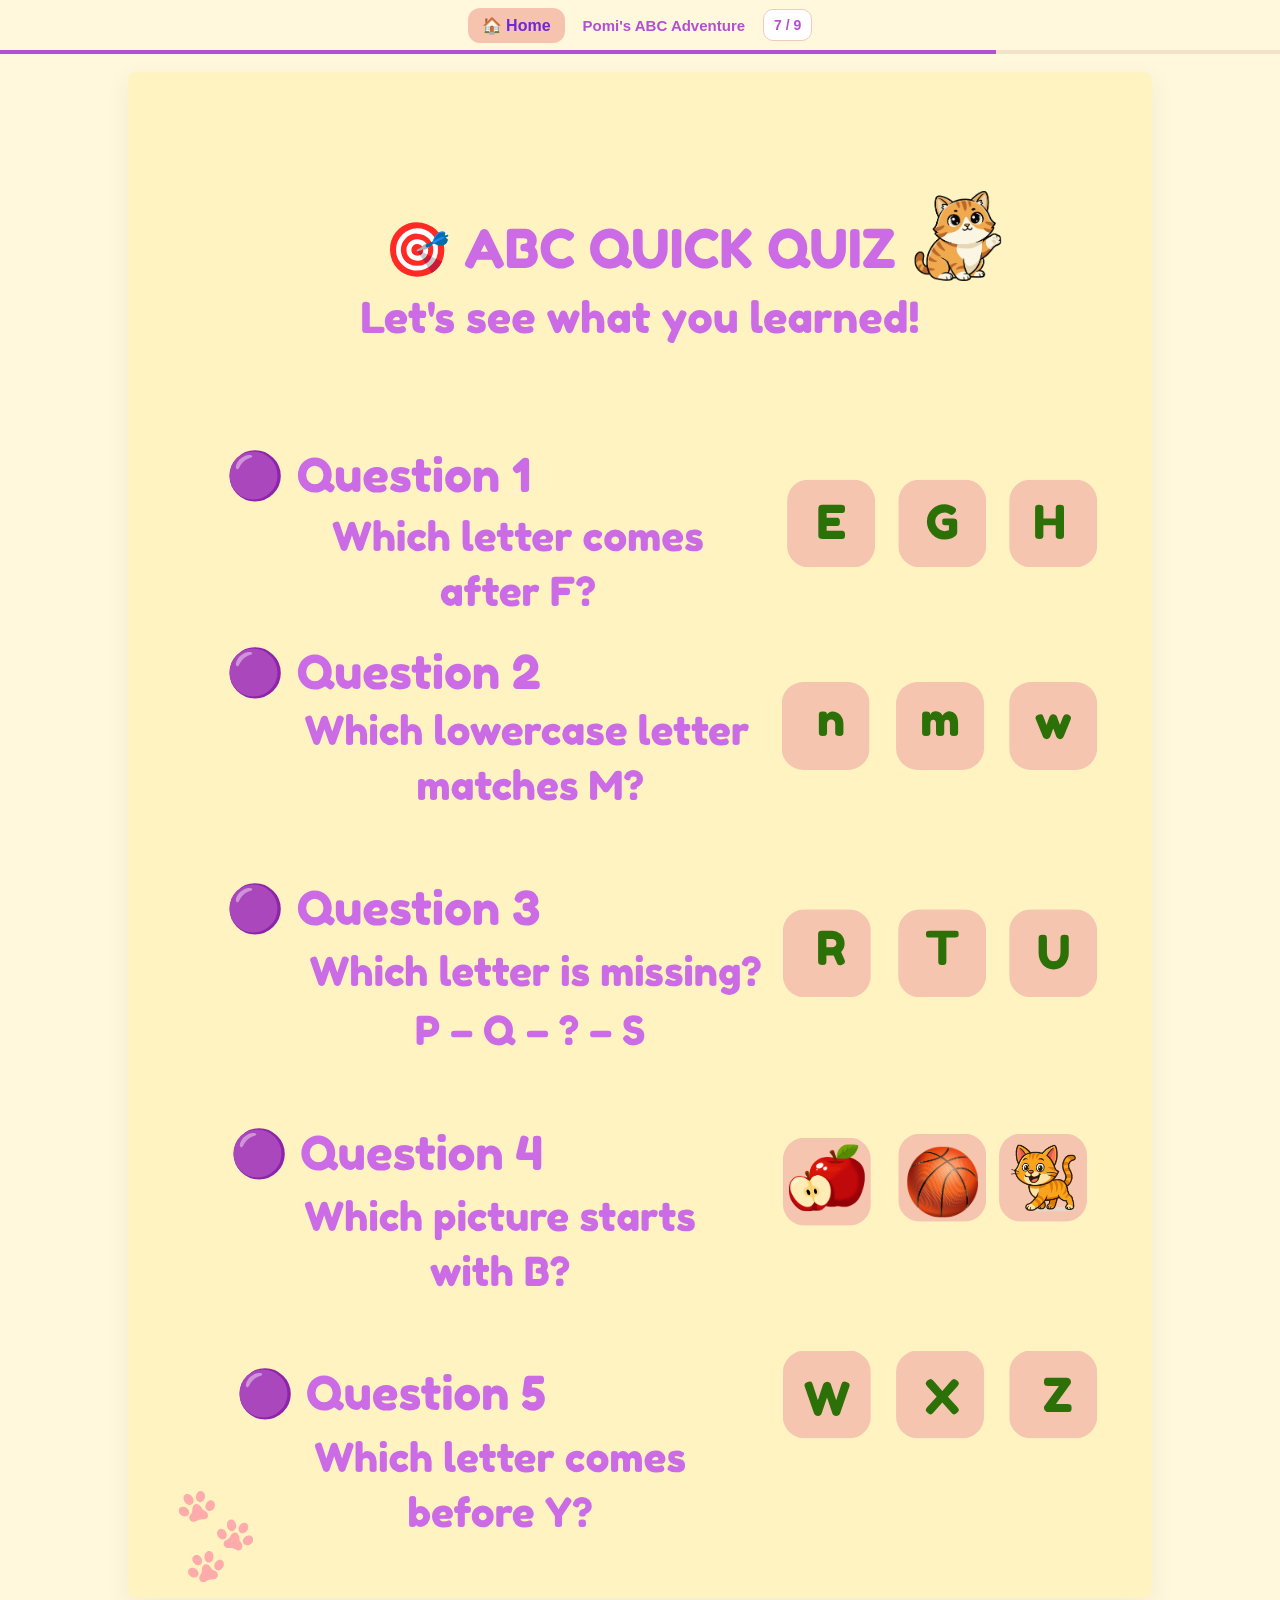
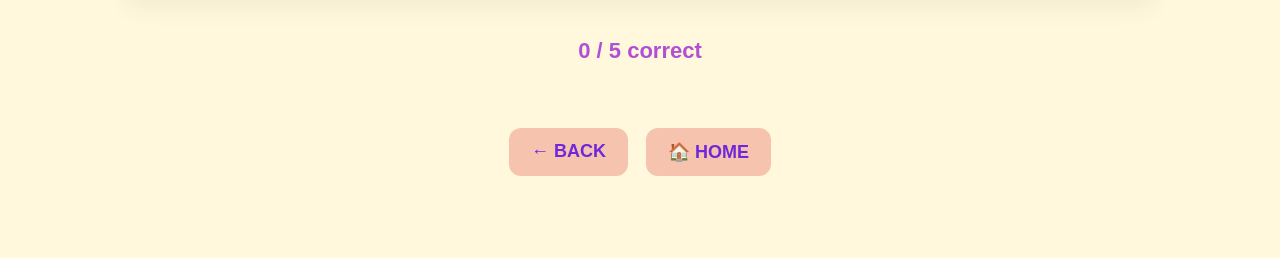
<file: pomi-page-7.html>
<!DOCTYPE html>
<html lang="en">
<head>
<meta charset="UTF-8">
<meta name="viewport" content="width=device-width, initial-scale=1.0">

<title>ABC Quick Quiz</title>

<link rel="stylesheet" href="style.css">

<style>

.interactive-page{
    position:relative;
    width:100%;
    line-height:0;
    touch-action:manipulation;
}

.interactive-page .page-image{
    width:100%;
    height:auto;
    display:block;
}

.quiz-hotspot{
    position:absolute;
    width:8.7%;
    aspect-ratio:1;
    padding:0;
    border:0;
    border-radius:20%;
    background:transparent;
    color:transparent;
    cursor:pointer;
    touch-action:manipulation;
    -webkit-tap-highlight-color:transparent;
}

.quiz-hotspot:hover{
    box-shadow:0 0 0 4px rgba(174,79,230,.30);
}

.quiz-hotspot.correct{
    box-shadow:0 0 0 6px rgba(55,190,90,.85);
    background:rgba(55,190,90,.16);
}

.quiz-hotspot.wrong{
    box-shadow:0 0 0 5px rgba(240,70,70,.80);
    background:rgba(240,70,70,.12);
    animation:shake .22s linear 2;
}

.quiz-hotspot:disabled{
    cursor:default;
}

@keyframes shake{
    0%,100%{
        transform:translateX(0);
    }

    25%{
        transform:translateX(-4px);
    }

    75%{
        transform:translateX(4px);
    }
}


/* =========================
   QUESTION POSITIONS
   ========================= */

.q1{
    top:26.5%;
}

.q2{
    top:39.7%;
}

.q3{
    top:54.7%;
}

.q4{
    top:69.3%;
}

.q5{
    top:83.3%;
}


/* =========================
   ANSWER POSITIONS
   ========================= */

.a1{
    left:64.5%;
}

.a2{
    left:75.3%;
}

.a3{
    left:86.1%;
}

</style>
</head>

<body>

<main class="booklet">

    <div class="interactive-page">

        <img
            src="pomi-page-7.png"
            alt="ABC Quick Quiz"
            class="page-image"
        >


        <!-- =========================
             QUESTION 1
             Which letter comes after F?
             E | G | H
             Correct = G
        ========================= -->

        <button
            class="quiz-hotspot q1 a1"
            data-question="1"
            data-answer="E"
            aria-label="E"
            onclick="answer(this)"
        ></button>

        <button
            class="quiz-hotspot q1 a2"
            data-question="1"
            data-answer="G"
            aria-label="G"
            onclick="answer(this)"
        ></button>

        <button
            class="quiz-hotspot q1 a3"
            data-question="1"
            data-answer="H"
            aria-label="H"
            onclick="answer(this)"
        ></button>


        <!-- =========================
             QUESTION 2
             Which lowercase letter matches M?
             n | m | w
             Correct = m
        ========================= -->

        <button
            class="quiz-hotspot q2 a1"
            data-question="2"
            data-answer="n"
            aria-label="n"
            onclick="answer(this)"
        ></button>

        <button
            class="quiz-hotspot q2 a2"
            data-question="2"
            data-answer="m"
            aria-label="m"
            onclick="answer(this)"
        ></button>

        <button
            class="quiz-hotspot q2 a3"
            data-question="2"
            data-answer="w"
            aria-label="w"
            onclick="answer(this)"
        ></button>


        <!-- =========================
             QUESTION 3
             P – Q – ? – S
             R | T | U
             Correct = R
        ========================= -->

        <button
            class="quiz-hotspot q3 a1"
            data-question="3"
            data-answer="R"
            aria-label="R"
            onclick="answer(this)"
        ></button>

        <button
            class="quiz-hotspot q3 a2"
            data-question="3"
            data-answer="T"
            aria-label="T"
            onclick="answer(this)"
        ></button>

        <button
            class="quiz-hotspot q3 a3"
            data-question="3"
            data-answer="U"
            aria-label="U"
            onclick="answer(this)"
        ></button>


        <!-- =========================
             QUESTION 4
             Which picture starts with B?
             Apple | Ball | Cat
             Correct = Ball
        ========================= -->

        <button
            class="quiz-hotspot q4 a1"
            data-question="4"
            data-answer="Apple"
            aria-label="Apple"
            onclick="answer(this)"
        ></button>

        <button
            class="quiz-hotspot q4 a2"
            data-question="4"
            data-answer="Ball"
            aria-label="Ball"
            onclick="answer(this)"
        ></button>

        <button
            class="quiz-hotspot q4 a3"
            data-question="4"
            data-answer="Cat"
            aria-label="Cat"
            onclick="answer(this)"
        ></button>


        <!-- =========================
             QUESTION 5
             Which letter comes before Y?
             W | X | Z
             Correct = X
        ========================= -->

        <button
            class="quiz-hotspot q5 a1"
            data-question="5"
            data-answer="W"
            aria-label="W"
            onclick="answer(this)"
        ></button>

        <button
            class="quiz-hotspot q5 a2"
            data-question="5"
            data-answer="X"
            aria-label="X"
            onclick="answer(this)"
        ></button>

        <button
            class="quiz-hotspot q5 a3"
            data-question="5"
            data-answer="Z"
            aria-label="Z"
            onclick="answer(this)"
        ></button>

    </div>


    <!-- =========================
         SCORE AND NAVIGATION
    ========================= -->

    <section class="controls">

        <div class="score" id="score">
            0 / 5 correct
        </div>

        <div class="message" id="message"></div>


        <!-- ONLY ONE NEXT BUTTON -->
        <!-- Appears after all 5 questions are correct -->

        <a
            id="next"
            class="navbtn next"
            href="pomi-page-8.html"
            style="display:none;"
        >
            NEXT →
        </a>


        <!-- =========================
             FOOTER NAVIGATION
             BACK + HOME ONLY
        ========================= -->

        <div class="footer-nav">

            <a
                class="navbtn"
                href="pomi-page-6.html"
            >
                ← BACK
            </a>

            <a
                class="navbtn"
                href="index.html"
            >
                🏠 HOME
            </a>

        </div>

    </section>

</main>


<!-- =========================
     GAME JAVASCRIPT
========================= -->

<script>

let score = 0;

const completed = {};


/* =========================
   CORRECT ANSWERS
========================= */

const correctAnswers = {

    1: "G",
    2: "m",
    3: "R",
    4: "Ball",
    5: "X"

};


/* =========================
   ANSWER FUNCTION
========================= */

function answer(button){

    const question = button.dataset.question;
    const selectedAnswer = button.dataset.answer;


    /* Prevent answering a completed question */
    if(completed[question]){
        return;
    }


    /* =========================
       CORRECT ANSWER
    ========================= */

    if(selectedAnswer === correctAnswers[question]){

        button.classList.add("correct");

        button.disabled = true;

        completed[question] = true;

        score++;


        /* Update score */

        document.getElementById("score").textContent =
            score + " / 5 correct";


        /* Show message */

        document.getElementById("message").textContent =
            "⭐ Great job!";


        /* =========================
           ALL FIVE COMPLETED
        ========================= */

        if(score === 5){

            markPomiDone(7);

            document.getElementById("message").textContent =
                "🏆 Excellent! You completed the ABC Quick Quiz!";


            /* Show the ONLY NEXT button */

            document.getElementById("next").style.display =
                "inline-block";
        }

    }


    /* =========================
       WRONG ANSWER
    ========================= */

    else{

        button.classList.add("wrong");

        document.getElementById("message").textContent =
            "😊 Try again! Think carefully.";


        setTimeout(function(){

            button.classList.remove("wrong");

        },450);

    }

}

</script>


<script src="app.js"></script>

</body>
</html>
</file>
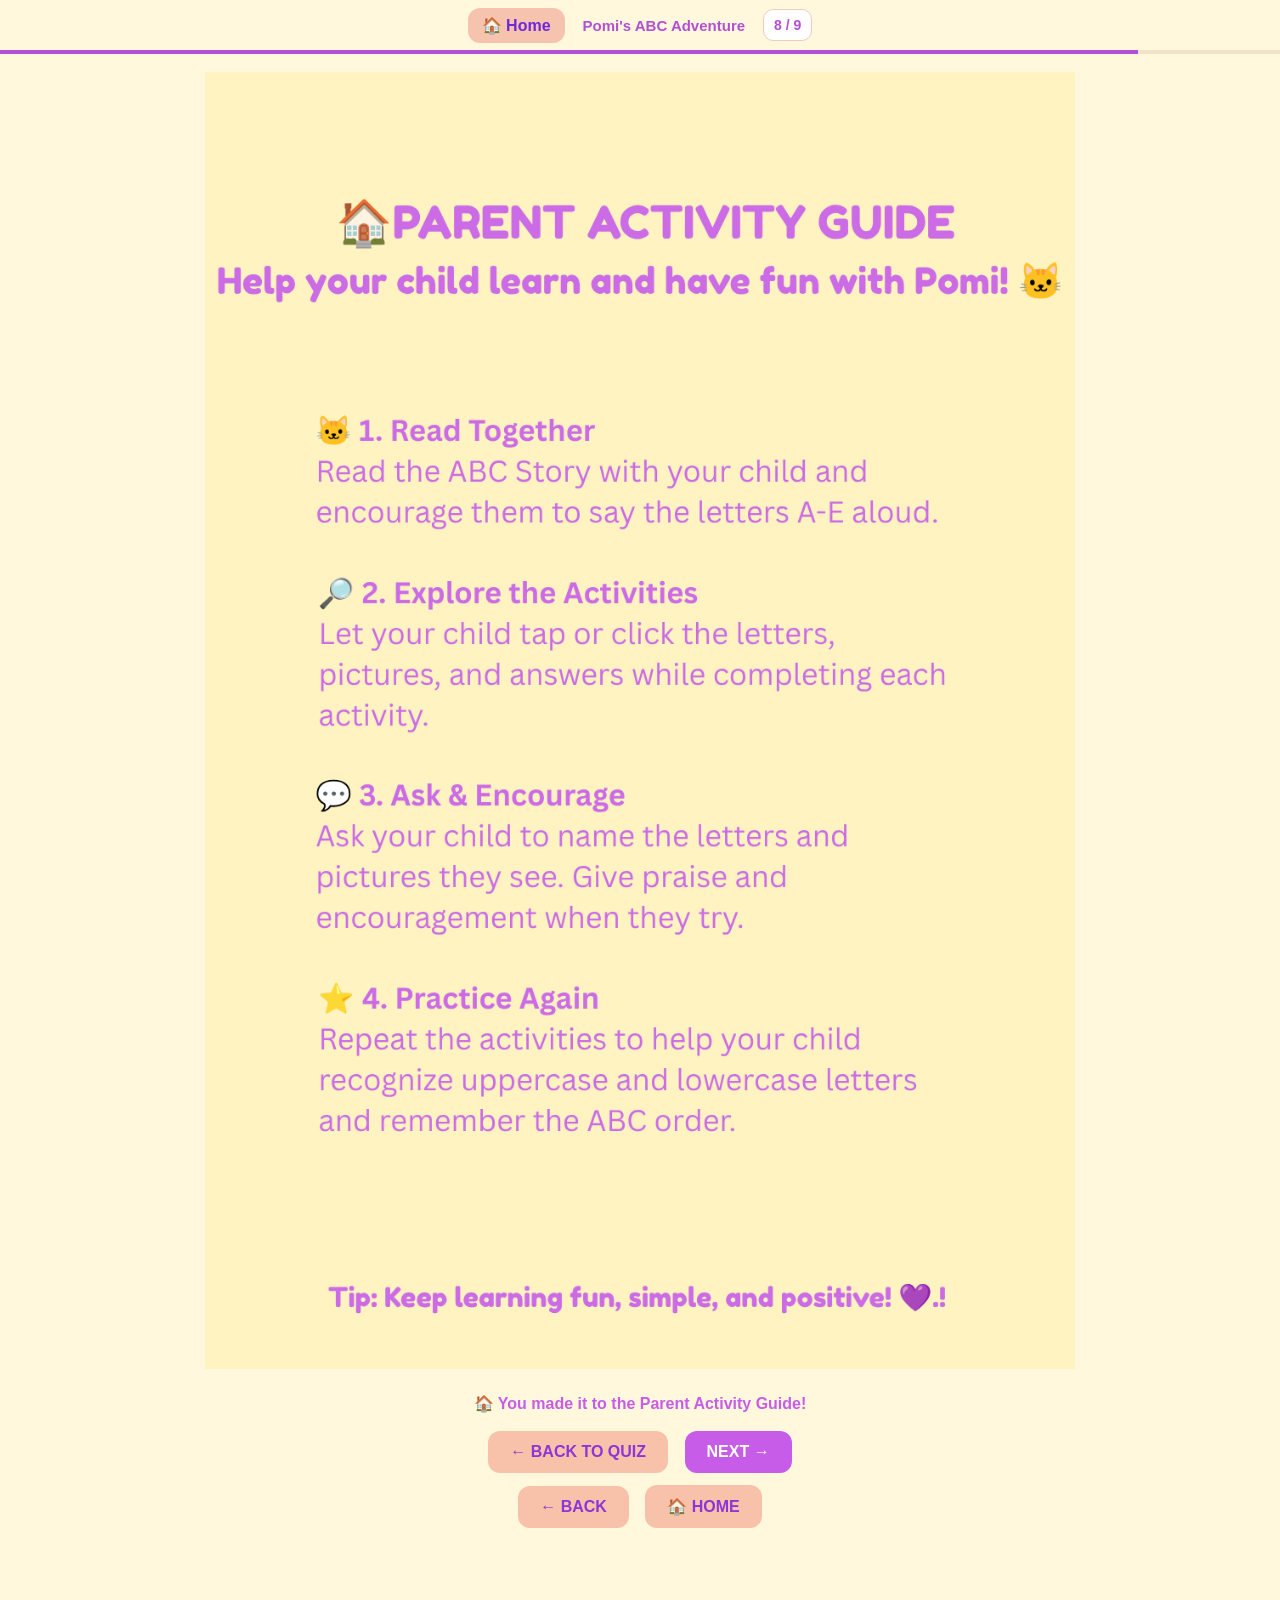
<file: pomi-page-8.html>
<!DOCTYPE html>
<html lang="en">
<head>
<meta charset="UTF-8">
<meta name="viewport" content="width=device-width, initial-scale=1.0">

<title>Parent Activity Guide</title>

<link rel="stylesheet" href="style.css">

<style>
.page8-wrap {
    width: 100%;
    max-width: 900px;
    margin: 0 auto;
    text-align: center;
    padding: 0 15px 30px;
    box-sizing: border-box;
}

.page8-image {
    width: 100%;
    height: auto;
    display: block;
    margin: 0 auto;
}

.page8-controls {
    margin-top: 25px;
    text-align: center;
}

.page8-btn {
    display: inline-block;
    text-decoration: none;
    border: none;
    border-radius: 12px;
    padding: 12px 22px;
    margin: 6px;
    font-family: inherit;
    font-size: 16px;
    font-weight: bold;
    cursor: pointer;
    background: #f7c1aa;
    color: #8d35d6;
    transition: transform 0.15s ease, box-shadow 0.15s ease;
}

.page8-btn:hover {
    transform: translateY(-2px);
    box-shadow: 0 4px 10px rgba(0,0,0,0.12);
}

.page8-next {
    background: #c75ce8;
    color: white;
}

.page8-message {
    margin: 12px 0;
    font-size: 16px;
    font-weight: bold;
    color: #c75ce8;
}

@media (max-width: 600px) {

    .page8-wrap {
        padding-left: 8px;
        padding-right: 8px;
    }

    .page8-controls {
        margin-top: 18px;
    }

    .page8-btn {
        font-size: 14px;
        padding: 10px 16px;
        margin: 4px;
    }

    .page8-message {
        font-size: 14px;
    }
}
</style>
</head>

<body>

<main class="booklet">

    <div class="page8-wrap">

        <!-- PARENT ACTIVITY GUIDE IMAGE -->
        <img
            src="pomi-page-8.png"
            alt="Parent Activity Guide"
            class="page8-image"
        >

        <!-- NAVIGATION -->
        <section class="page8-controls">

            <div class="page8-message">
                🏠 You made it to the Parent Activity Guide!
            </div>

            <a
                href="pomi-page-7.html"
                class="page8-btn"
            >
                ← BACK TO QUIZ
            </a>

            <a
                href="pomi-page-9.html"
                class="page8-btn page8-next"
                onclick="markPomiDone(8)"
            >
                NEXT →
            </a>

            <br>

            <a
                href="pomi-page-7.html"
                class="page8-btn"
            >
                ← BACK
            </a>

            <a
                href="index.html"
                class="page8-btn"
            >
                🏠 HOME
            </a>

        </section>

    </div>

</main>

<script src="app.js"></script>

</body>
</html>
</file>
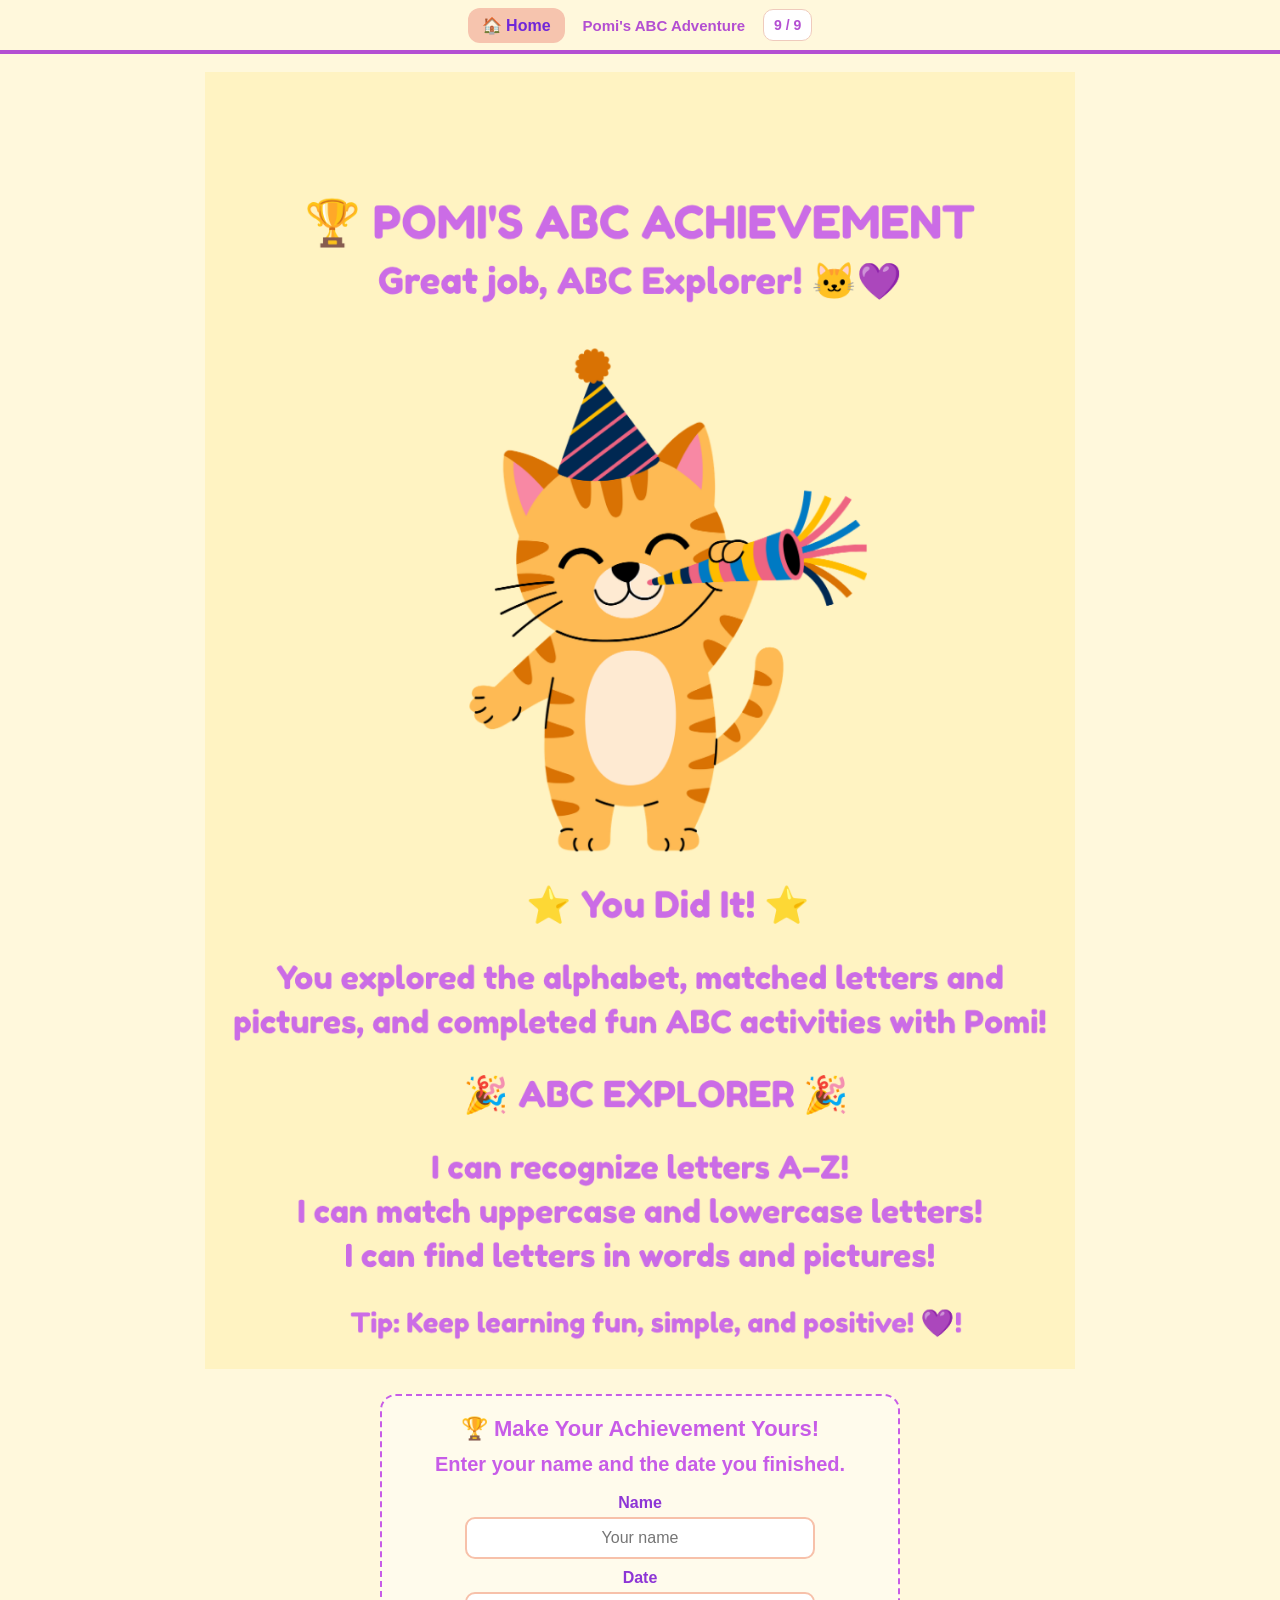
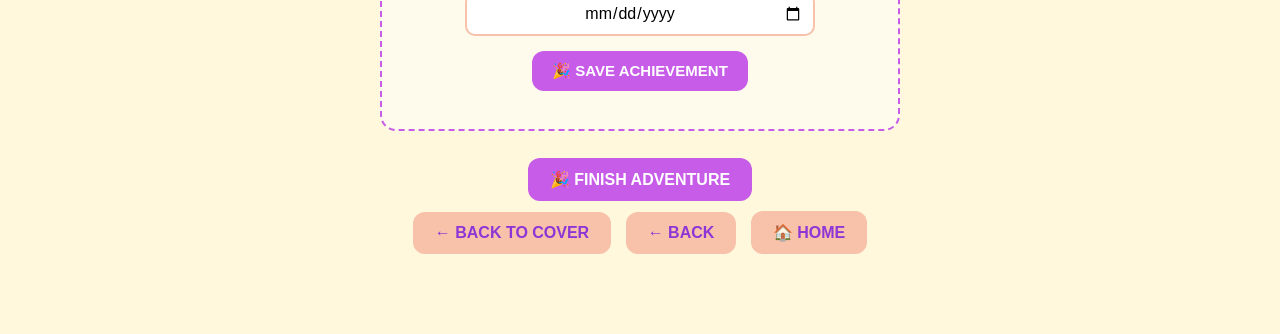
<file: pomi-page-9.html>
<!DOCTYPE html>
<html lang="en">
<head>
<meta charset="UTF-8">
<meta name="viewport" content="width=device-width, initial-scale=1.0">

<title>Pomi's ABC Achievement</title>

<link rel="stylesheet" href="style.css">

<style>
/* PAGE 9 - FINAL ACHIEVEMENT */

.page9-wrap {
    width: 100%;
    max-width: 900px;
    margin: 0 auto;
    padding: 0 15px 35px;
    box-sizing: border-box;
    text-align: center;
}

.page9-image {
    width: 100%;
    height: auto;
    display: block;
    margin: 0 auto;
}

/* Personalization area */
.achievement-form {
    max-width: 520px;
    margin: 25px auto 0;
    padding: 20px;
    border: 2px dashed #c75ce8;
    border-radius: 16px;
    background: rgba(255,255,255,0.45);
    box-sizing: border-box;
}

.achievement-form h2 {
    margin: 0 0 8px;
    color: #c75ce8;
    font-size: 22px;
}

.achievement-form p {
    margin: 0 0 15px;
    color: #c75ce8;
    font-weight: bold;
}

.achievement-form label {
    display: block;
    margin-top: 10px;
    margin-bottom: 5px;
    color: #8d35d6;
    font-weight: bold;
}

.achievement-form input {
    width: 100%;
    max-width: 350px;
    padding: 10px;
    border: 2px solid #f7c1aa;
    border-radius: 10px;
    box-sizing: border-box;
    font-family: inherit;
    font-size: 16px;
    text-align: center;
    outline: none;
}

.achievement-form input:focus {
    border-color: #c75ce8;
}

.save-btn {
    display: inline-block;
    margin-top: 15px;
    padding: 11px 20px;
    border: none;
    border-radius: 12px;
    background: #c75ce8;
    color: white;
    font-family: inherit;
    font-size: 15px;
    font-weight: bold;
    cursor: pointer;
}

.save-btn:hover {
    transform: translateY(-2px);
}

/* Navigation */
.page9-controls {
    margin-top: 22px;
    text-align: center;
}

.page9-btn {
    display: inline-block;
    text-decoration: none;
    border: none;
    border-radius: 12px;
    padding: 12px 22px;
    margin: 5px;
    background: #f7c1aa;
    color: #8d35d6;
    font-family: inherit;
    font-size: 16px;
    font-weight: bold;
    cursor: pointer;
}

.page9-btn:hover {
    transform: translateY(-2px);
    box-shadow: 0 4px 10px rgba(0,0,0,0.12);
}

.finish-btn {
    background: #c75ce8;
    color: white;
}

.success-message {
    margin: 12px 0;
    color: #c75ce8;
    font-weight: bold;
    font-size: 16px;
}

@media (max-width: 600px) {

    .page9-wrap {
        padding-left: 8px;
        padding-right: 8px;
    }

    .achievement-form {
        padding: 15px;
        margin-top: 18px;
    }

    .achievement-form h2 {
        font-size: 19px;
    }

    .page9-btn {
        font-size: 14px;
        padding: 10px 16px;
    }

    .success-message {
        font-size: 14px;
    }
}
</style>
</head>

<body>

<main class="booklet">

    <div class="page9-wrap">

        <!-- ORIGINAL ACHIEVEMENT PAGE -->
        <img
            src="pomi-page-9.png"
            alt="Pomi's ABC Achievement"
            class="page9-image"
        >

        <!-- PERSONALIZATION -->
        <section class="achievement-form">

            <h2>🏆 Make Your Achievement Yours!</h2>

            <p>Enter your name and the date you finished.</p>

            <label for="childName">Name</label>

            <input
                type="text"
                id="childName"
                placeholder="Your name"
            >

            <label for="achievementDate">Date</label>

            <input
                type="date"
                id="achievementDate"
            >

            <br>

            <button
                class="save-btn"
                onclick="saveAchievement()"
            >
                🎉 SAVE ACHIEVEMENT
            </button>

            <div
                id="savedMessage"
                class="success-message"
            ></div>

        </section>

        <!-- FINAL NAVIGATION -->
        <section class="page9-controls">

            <a
                href="index.html"
                class="page9-btn finish-btn"
                onclick="finishAdventure()"
            >
                🎉 FINISH ADVENTURE
            </a>

            <br>

            <a
                href="index.html"
                class="page9-btn"
            >
                ← BACK TO COVER
            </a>

            <a
                href="pomi-page-8.html"
                class="page9-btn"
            >
                ← BACK
            </a>

            <a
                href="index.html"
                class="page9-btn"
            >
                🏠 HOME
            </a>

        </section>

    </div>

</main>

<script src="app.js"></script>

<script>
function saveAchievement() {

    const name = document.getElementById("childName").value.trim();
    const date = document.getElementById("achievementDate").value;

    if (!name) {
        document.getElementById("savedMessage").textContent =
            "😊 Please enter your name first.";
        return;
    }

    document.getElementById("savedMessage").textContent =
        "🎉 Great job, " + name + "! Your ABC Achievement is complete!";

    try {
        localStorage.setItem("pomiAchievementName", name);
        localStorage.setItem("pomiAchievementDate", date);
    } catch (e) {
        // Continue normally if storage is unavailable
    }
}

function finishAdventure() {

    try {
        markPomiDone(9);
    } catch (e) {
        // Continue to Home even if progress tracking is unavailable
    }
}
</script>

</body>
</html>
</file>
<file: style.css>
*{box-sizing:border-box}
:root{--cream:#fff8dc;--purple:#b34fd2;--deep:#7027d9;--peach:#f6c4ae;--green:#2c8b20;--pink:#ff9cab}
body{margin:0;background:var(--cream);font-family:Arial,sans-serif;text-align:center;color:var(--purple);padding-top:52px}
.site-nav{position:fixed;z-index:20;top:0;left:0;right:0;height:52px;background:rgba(255,248,220,.97);border-bottom:2px solid #f3d8c7;display:flex;align-items:center;justify-content:center;gap:18px;padding:0 14px;font-weight:700}.site-nav a{color:var(--deep);text-decoration:none;background:#f6c4ae;padding:8px 14px;border-radius:12px}.site-nav .crumb{font-size:15px}.page-count{font-size:14px;background:#fff;border:1px solid #efcbbd;padding:7px 10px;border-radius:10px}
.progress-shell{position:fixed;z-index:21;top:50px;left:0;right:0;height:4px;background:#f1e3ca}.progress-bar{height:100%;background:var(--purple);transition:width .4s}
.booklet{width:92%;max-width:1024px;margin:20px auto 40px}.page-image{width:100%;display:block;border-radius:8px;box-shadow:0 8px 24px rgba(100,60,100,.08)}
.controls{padding:28px 16px 36px;background:var(--cream)}
h2{margin:5px 0 8px;font-size:30px;color:var(--purple)}p{font-size:20px;line-height:1.45;margin:8px auto;max-width:850px}
button,.navbtn{display:inline-block;background:var(--purple);color:white;border:0;padding:13px 22px;border-radius:12px;font-size:18px;font-weight:bold;cursor:pointer;margin:6px;text-decoration:none;transition:.15s}button:hover,.navbtn:hover{transform:translateY(-2px) scale(1.02);box-shadow:0 5px 12px rgba(120,50,150,.16)}
.message{min-height:30px;margin:12px;font-size:20px;font-weight:bold}.next{display:none}.timer{font-size:38px;font-weight:bold;margin:14px}.grid{display:flex;flex-wrap:wrap;justify-content:center;gap:12px;max-width:900px;margin:18px auto}.choice{min-width:75px;background:var(--peach);color:#6426d8}.choice.correct,.answer-btn.correct{background:#63bd63;color:white}.choice.wrong,.answer-btn.wrong{animation:shake .25s;background:#f58b8b;color:white}@keyframes shake{25%{transform:translateX(-5px)}75%{transform:translateX(5px)}}
.activity-card{background:var(--peach);border-radius:14px;padding:16px;min-width:180px;box-shadow:0 4px 12px rgba(80,40,80,.05)}.activity-card h3{margin:0 0 10px;font-size:22px}
input[type=text],input[type=date]{padding:10px;border:2px solid var(--purple);border-radius:9px;font-size:18px}.quiz-q{margin:18px auto;max-width:850px}.quiz-q strong{font-size:21px}.answer-btn{background:var(--peach);color:var(--green);min-width:80px}.answer-btn.selected{outline:4px solid var(--purple)}
.match-wrap{display:flex;justify-content:center;gap:70px;flex-wrap:wrap;margin:20px auto}.match-col{display:flex;flex-direction:column;gap:12px}.match-col h3{margin:0 0 4px;font-size:26px}.match-btn{min-width:85px}.matched{opacity:.45;pointer-events:none}.score{font-size:22px;font-weight:bold;margin:12px}.certificate{background:#fffdf2;border:4px dashed var(--purple);border-radius:18px;padding:25px;max-width:800px;margin:20px auto}.certificate h2{font-size:34px}.small{font-size:16px;color:#7d5a82}
.footer-nav{display:flex;justify-content:center;flex-wrap:wrap;gap:6px;margin-top:16px}.footer-nav a{background:#f6c4ae;color:var(--deep)}
@media(max-width:600px){body{padding-top:48px}.site-nav{height:48px}.progress-shell{top:46px}.site-nav .crumb{display:none}h2{font-size:24px}p{font-size:17px}button,.navbtn{font-size:16px;padding:11px 16px}.match-wrap{gap:25px}.page-image{border-radius:4px}}
</file>
